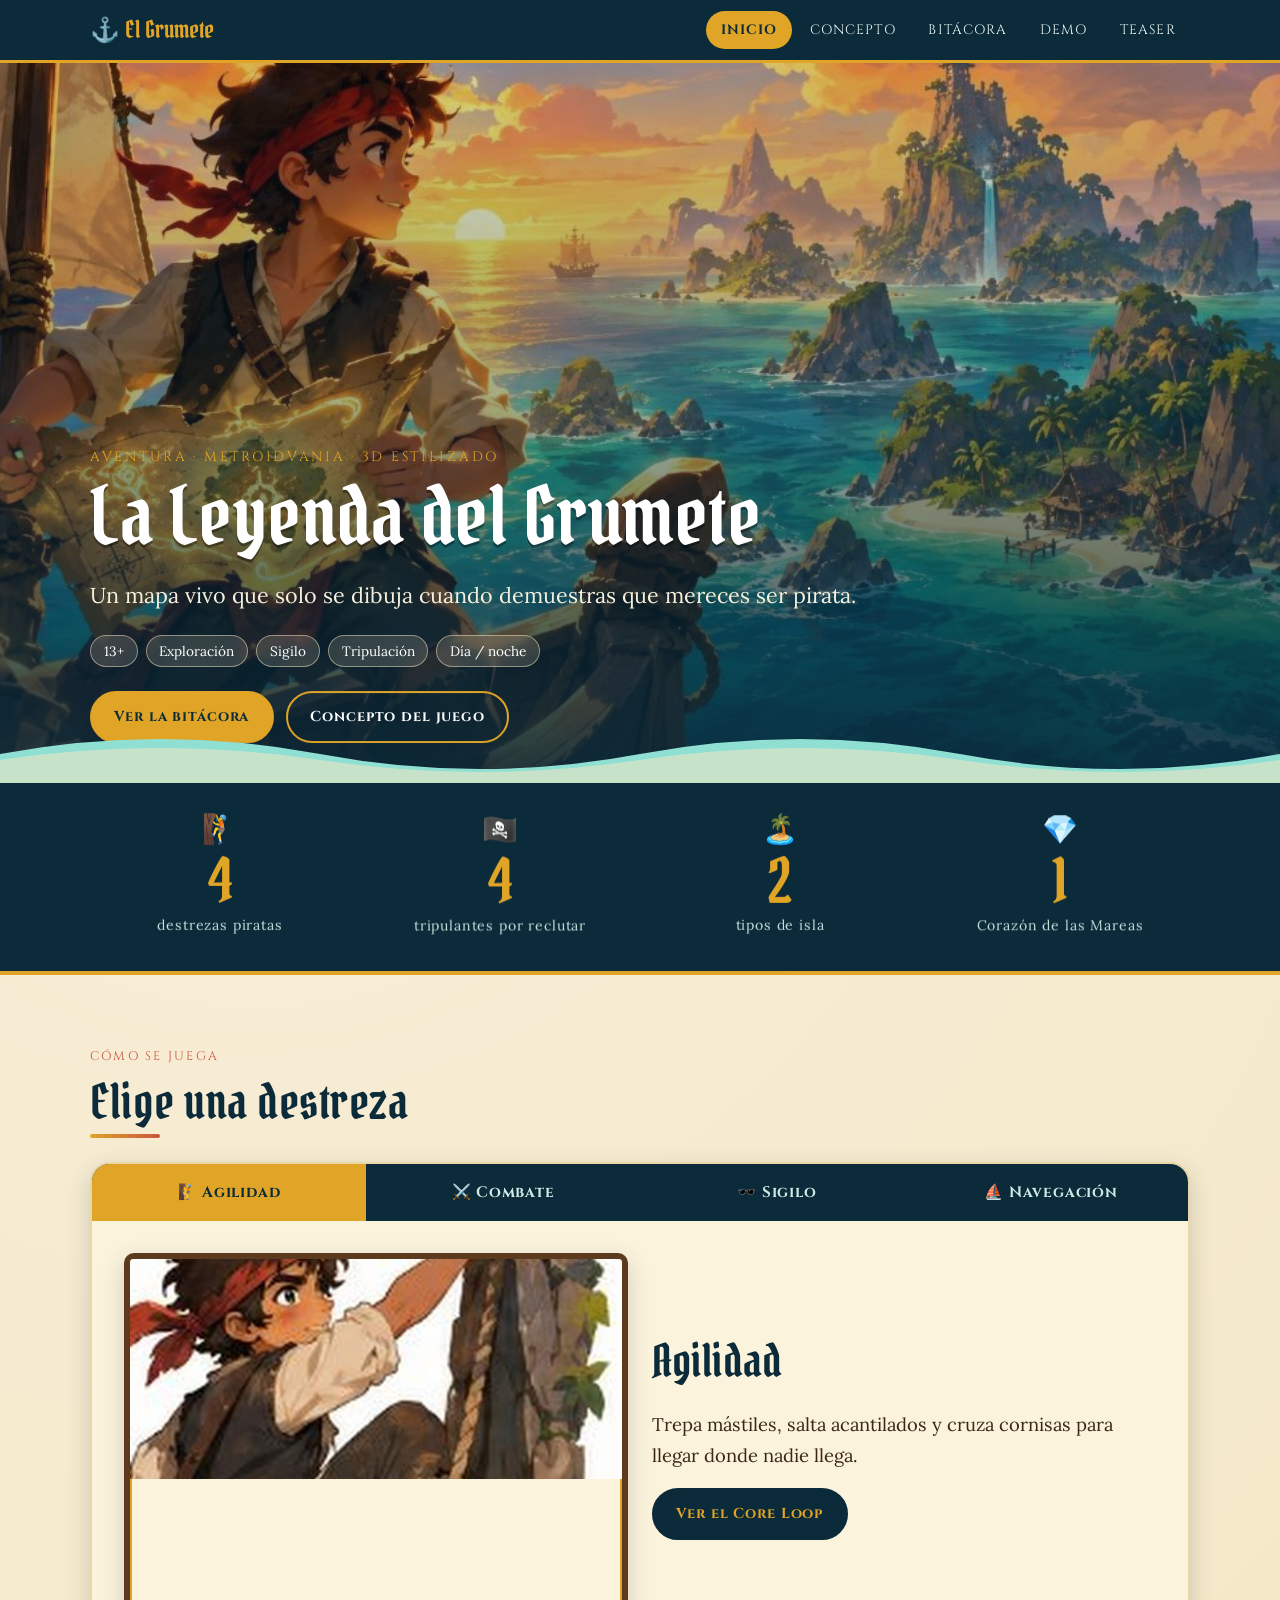
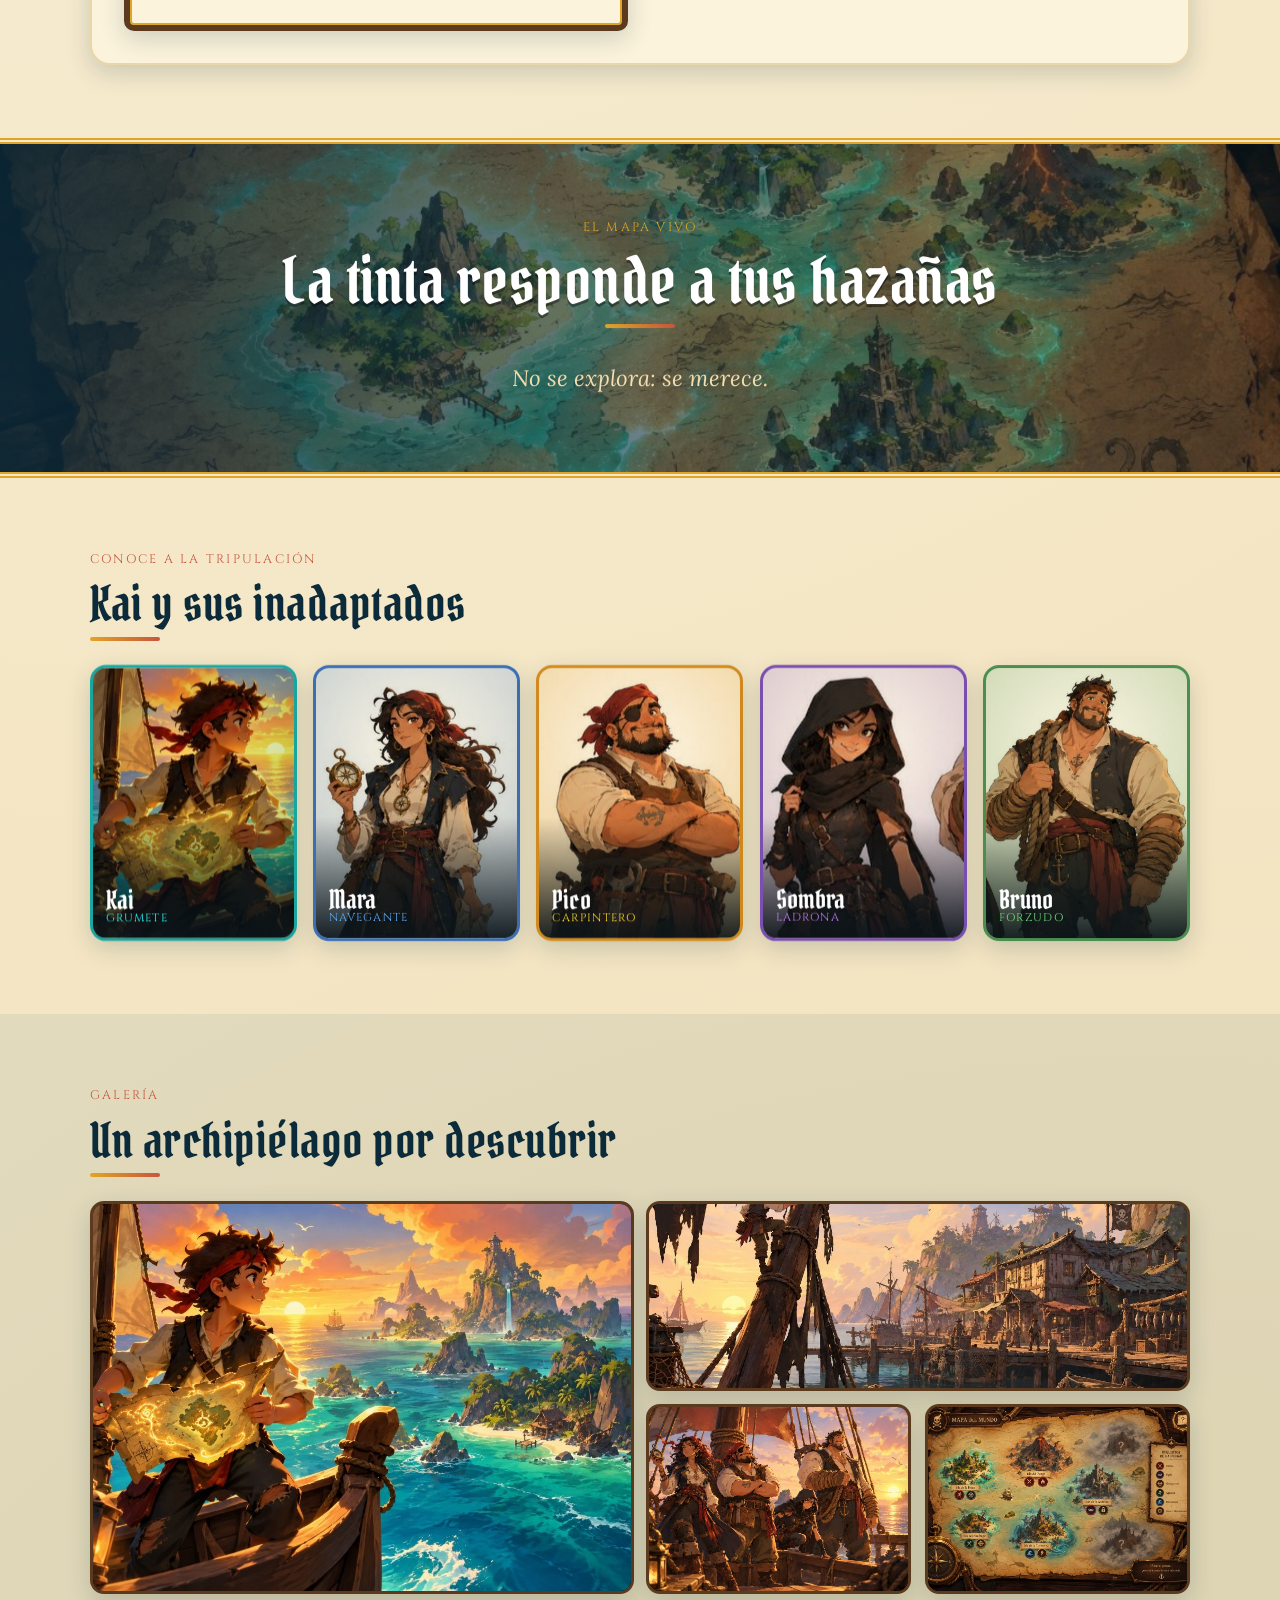
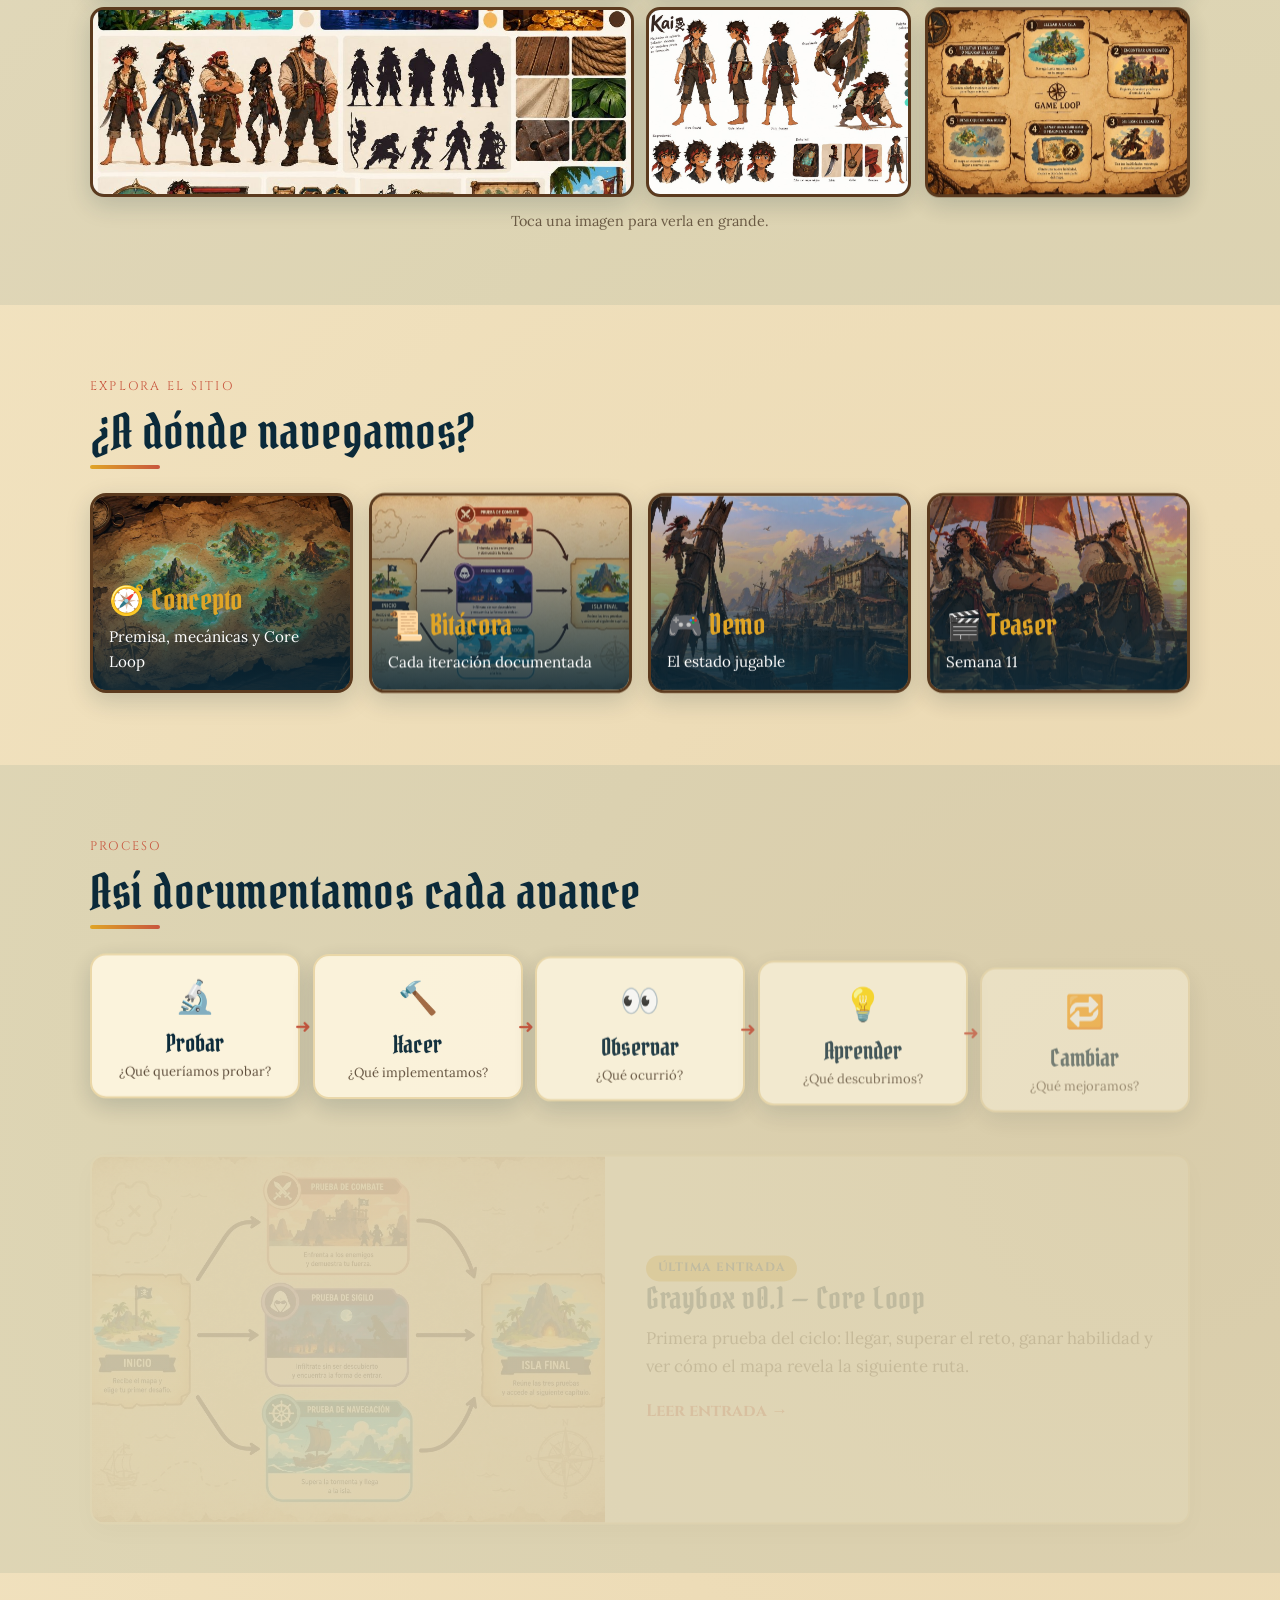
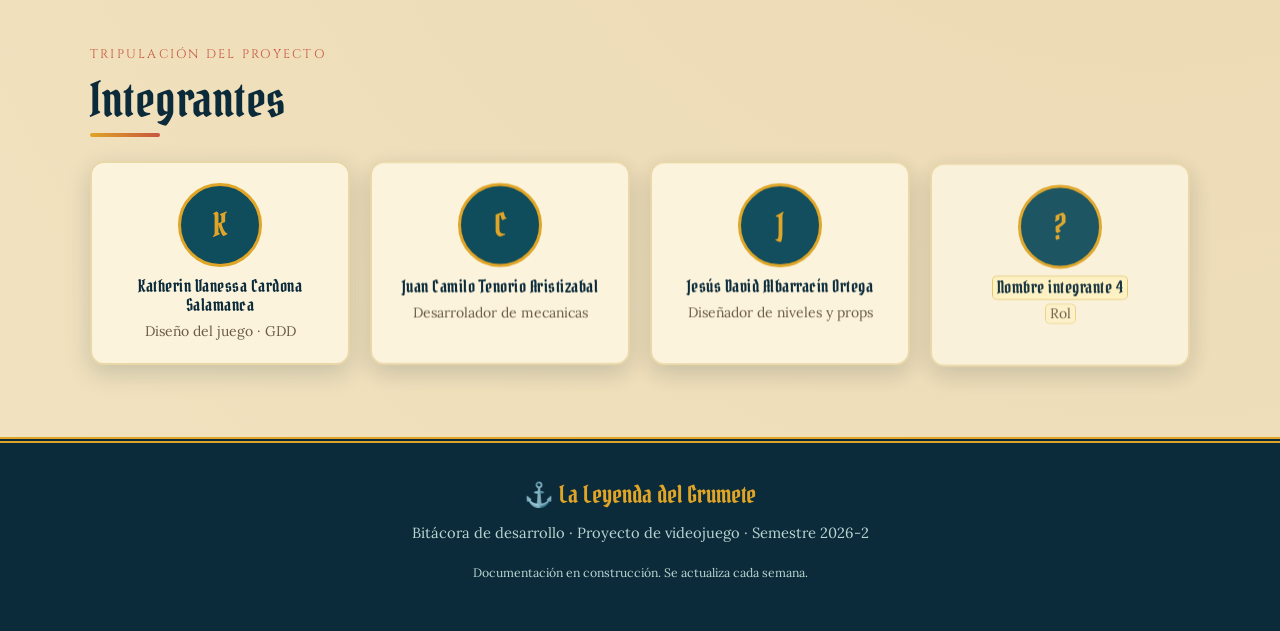
<file: grumete/index.html>
<!doctype html>
<html lang="es">

<head>
  <meta charset="utf-8">
  <meta name="viewport" content="width=device-width,initial-scale=1">
  <title>Inicio · La Leyenda del Grumete</title>
  <meta name="description"
    content="La Leyenda del Grumete: aventura y metroidvania pirata donde un mapa vivo revela islas cuando Kai demuestra su destreza.">
  <meta name="theme-color" content="#0b2a3a">
  <meta property="og:title" content="La Leyenda del Grumete">
  <meta property="og:description"
    content="La Leyenda del Grumete: aventura y metroidvania pirata donde un mapa vivo revela islas cuando Kai demuestra su destreza.">
  <meta property="og:image" content="img/hero.jpg">
  <link rel="preconnect" href="https://fonts.googleapis.com">
  <link rel="preconnect" href="https://fonts.gstatic.com" crossorigin>
  <link
    href="https://fonts.googleapis.com/css2?family=Cinzel:wght@400;700&family=Lora:ital,wght@0,400;0,600;1,400&family=Pirata+One&display=swap"
    rel="stylesheet">
  <link rel="stylesheet" href="style.css">
</head>

<body>
  <a class="sr skip" href="#main">Saltar al contenido</a>
  <header class="nav">
    <div class="wrap">
      <a class="brand" href="index.html">⚓ El Grumete</a>
      <button class="burger" aria-label="Abrir menú" aria-expanded="false" aria-controls="menu">☰</button>
      <nav aria-label="Principal">
        <ul id="menu">
          <li><a href="index.html" aria-current="page">Inicio</a></li>
          <li><a href="concepto.html">Concepto</a></li>
          <li><a href="bitacora.html">Bitácora</a></li>
          <li><a href="demo.html">Demo</a></li>
          <li><a href="teaser.html">Teaser</a></li>
        </ul>
      </nav>
    </div>
  </header>
  <main id="main">

    <section class="hero">
      <img src="img/hero.jpg"
        alt="Kai, un joven grumete, mira un mapa mágico que brilla mientras navega entre islas al atardecer">
      <div class="wrap">
        <span class="kicker">Aventura · Metroidvania · 3D estilizado</span>
        <h1>La Leyenda del Grumete</h1>
        <p class="lead">Un mapa vivo que solo se dibuja cuando demuestras que mereces ser pirata.</p>
        <ul class="tags">
          <li>13+</li>
          <li>Exploración</li>
          <li>Sigilo</li>
          <li>Tripulación</li>
          <li>Día / noche</li>
        </ul>
        <div class="btns">
          <a class="btn primary" href="bitacora.html">Ver la bitácora</a>
          <a class="btn ghost" href="concepto.html">Concepto del juego</a>
        </div>
      </div>
    </section>

    <section class="stats">
      <div class="wrap grid g4">
        <div class="stat reveal"><span class="icon">🧗</span><b data-count="4">0</b><small>destrezas piratas</small>
        </div>
        <div class="stat reveal"><span class="icon">🏴‍☠️</span><b data-count="4">0</b><small>tripulantes por
            reclutar</small></div>
        <div class="stat reveal"><span class="icon">🏝️</span><b data-count="2">0</b><small>tipos de isla</small></div>
        <div class="stat reveal"><span class="icon">💎</span><b data-count="1">0</b><small>Corazón de las Mareas</small>
        </div>
      </div>
    </section>

    <section class="block">
      <div class="wrap">
        <span class="eyebrow">Cómo se juega</span>
        <h2>Elige una destreza</h2>
        <div class="skills-tabs reveal">
          <div class="tablist" role="tablist" aria-label="Destrezas de Kai">
            <button role="tab" aria-selected="true" data-img="img/skill-agilidad.jpg" data-t="Agilidad"
              data-d="Trepa mástiles, salta acantilados y cruza cornisas para llegar donde nadie llega.">🧗
              Agilidad</button>
            <button role="tab" aria-selected="false" data-img="img/loop-3.jpg" data-t="Combate"
              data-d="Duelos de espada: lee al rival, bloquea y contraataca. Solo en islas libres.">⚔️ Combate</button>
            <button role="tab" aria-selected="false" data-img="img/skill-sigilo.jpg" data-t="Sigilo"
              data-d="Escóndete en barriles y sombras. En las islas de la Corona nunca se pelea de frente.">🕶️
              Sigilo</button>
            <button role="tab" aria-selected="false" data-img="img/loop-1.jpg" data-t="Navegación"
              data-d="Toma el timón, sigue las corrientes y llega a la siguiente isla del mapa.">⛵ Navegación</button>
          </div>
          <div class="tabpanel" role="tabpanel">
            <div class="tabimg frame"><img src="img/skill-agilidad.jpg" alt="Kai trepando"></div>
            <div class="tabtext">
              <h3>Agilidad</h3>
              <p>Trepa mástiles, salta acantilados y cruza cornisas para llegar donde nadie llega.</p><a
                class="btn dark" href="concepto.html#core-loop">Ver el Core Loop</a>
            </div>
          </div>
        </div>
      </div>
    </section>

    <section class="banner" data-parallax>
      <img src="img/mapa-vivo.jpg" alt="" loading="lazy">
      <div class="banner-in wrap reveal">
        <span class="eyebrow" style="color:var(--oro)">El mapa vivo</span>
        <h2>La tinta responde a tus hazañas</h2>
        <p>No se explora: se merece.</p>
      </div>
    </section>

    <section class="block">
      <div class="wrap">
        <span class="eyebrow">Conoce a la tripulación</span>
        <h2>Kai y sus inadaptados</h2>
        <div class="crew-strip">
          <a class="crew-chip reveal" href="concepto.html#personajes" style="--c:#1aa6a0"><img src="img/char-kai.jpg"
              alt="Kai" loading="lazy"><b>Kai</b><small>Grumete</small></a>
          <a class="crew-chip reveal" href="concepto.html#personajes" style="--c:#3b6fb5"><img src="img/char-mara.jpg"
              alt="Mara Nudos" loading="lazy"><b>Mara</b><small>Navegante</small></a>
          <a class="crew-chip reveal" href="concepto.html#personajes" style="--c:#d08a1d"><img src="img/char-pico.jpg"
              alt="Pico" loading="lazy"><b>Pico</b><small>Carpintero</small></a>
          <a class="crew-chip reveal" href="concepto.html#personajes" style="--c:#7a4fb0"><img src="img/char-sombra.jpg"
              alt="Sombra" loading="lazy"><b>Sombra</b><small>Ladrona</small></a>
          <a class="crew-chip reveal" href="concepto.html#personajes" style="--c:#4a8f4f"><img src="img/char-bruno.jpg"
              alt="Bruno" loading="lazy"><b>Bruno</b><small>Forzudo</small></a>
        </div>
      </div>
    </section>

    <section class="block" style="background:rgba(15,76,92,.08)">
      <div class="wrap">
        <span class="eyebrow">Galería</span>
        <h2>Un archipiélago por descubrir</h2>
        <div class="mosaic">
          <button class="m m1 reveal" data-full="img/hero.jpg" data-cap="Kai y el mapa vivo"><img src="img/hero.jpg"
              alt="Kai y el mapa vivo" loading="lazy"></button>
          <button class="m m2 reveal" data-full="img/nivel1-escena.jpg" data-cap="Caleta Gris: el mástil roto"><img
              src="img/nivel1-escena.jpg" alt="Caleta Gris" loading="lazy"></button>
          <button class="m reveal" data-full="img/tripulacion-barco.jpg" data-cap="La tripulación a bordo"><img
              src="img/tripulacion-barco.jpg" alt="Tripulación" loading="lazy"></button>
          <button class="m reveal" data-full="img/mapa-mundo.jpg" data-cap="Pantalla del mapa del mundo"><img
              src="img/mapa-mundo.jpg" alt="Mapa del mundo" loading="lazy"></button>
          <button class="m m3 reveal" data-full="img/estilo.jpg"
            data-cap="Moodboard: paleta, personajes y texturas"><img src="img/estilo.jpg" alt="Moodboard"
              loading="lazy"></button>
          <button class="m reveal" data-full="img/kai.jpg" data-cap="Hoja de personaje de Kai"><img src="img/kai.jpg"
              alt="Kai" loading="lazy" style="object-position:20% 30%"></button>
          <button class="m reveal" data-full="img/core-loop.jpg" data-cap="El Core Loop sobre el mapa"><img
              src="img/core-loop.jpg" alt="Core Loop" loading="lazy"></button>
        </div>
        <p class="hint">Toca una imagen para verla en grande.</p>
      </div>
    </section>

    <section class="block">
      <div class="wrap">
        <span class="eyebrow">Explora el sitio</span>
        <h2>¿A dónde navegamos?</h2>
        <div class="tiles">
          <a class="tile reveal" href="concepto.html"><img src="img/mapa-vivo.jpg" alt="" loading="lazy"><span><b>🧭
                Concepto</b>Premisa, mecánicas y Core Loop</span></a>
          <a class="tile reveal" href="bitacora.html"><img src="img/nivel1-flujo.jpg" alt="" loading="lazy"><span><b>📜
                Bitácora</b>Cada iteración documentada</span></a>
          <a class="tile reveal" href="demo.html"><img src="img/nivel1-escena.jpg" alt="" loading="lazy"><span><b>🎮
                Demo</b>El estado jugable</span></a>
          <a class="tile reveal" href="teaser.html"><img src="img/tripulacion-barco.jpg" alt=""
              loading="lazy"><span><b>🎬 Teaser</b>Semana 11</span></a>
        </div>
      </div>
    </section>

    <section class="block" style="background:rgba(15,76,92,.08)">
      <div class="wrap">
        <span class="eyebrow">Proceso</span>
        <h2>Así documentamos cada avance</h2>
        <ol class="cycle">
          <li class="reveal"><span>🔬</span><b>Probar</b><small>¿Qué queríamos probar?</small></li>
          <li class="reveal"><span>🔨</span><b>Hacer</b><small>¿Qué implementamos?</small></li>
          <li class="reveal"><span>👀</span><b>Observar</b><small>¿Qué ocurrió?</small></li>
          <li class="reveal"><span>💡</span><b>Aprender</b><small>¿Qué descubrimos?</small></li>
          <li class="reveal"><span>🔁</span><b>Cambiar</b><small>¿Qué mejoramos?</small></li>
        </ol>
        <a class="card latest reveal" href="bitacora.html#v0-1">
          <img src="img/nivel1-flujo.jpg" alt="" loading="lazy">
          <div><span class="chip warn">Última entrada</span>
            <h3>Graybox v0.1 — Core Loop</h3>
            <p>Primera prueba del ciclo: llegar, superar el reto, ganar habilidad y ver cómo el mapa revela la siguiente
              ruta.</p><span class="more">Leer entrada →</span>
          </div>
        </a>
      </div>
    </section>

    <section class="block">
      <div class="wrap">
        <span class="eyebrow">Tripulación del proyecto</span>
        <h2>Integrantes</h2>
        <div class="grid g4">
          <div class="card member reveal">
            <div class="avatar">K</div>
            <h4>Katherin Vanessa Cardona Salamanca</h4><small>Diseño del juego · GDD</small>
          </div>
          <div class="card member reveal">
            <div class="avatar">C</div>
            <h4>Juan Camilo Tenorio Aristizabal</h4><small>Desarrolador de mecanicas</small>
          </div>
          <div class="card member reveal">
            <div class="avatar">J</div>
            <h4>Jesús David Albarracín Ortega</h4><small>Diseñador de niveles y props</small>
          </div>
          <div class="card member reveal">
            <div class="avatar">?</div>
            <h4><span class="todo">Nombre integrante 4</span></h4><small><span class="todo">Rol</span></small>
          </div>
        </div>
      </div>
    </section>

  </main>
  <footer>
    <div class="wrap">
      <a class="brand" href="index.html">⚓ La Leyenda del Grumete</a>
      <p>Bitácora de desarrollo · Proyecto de videojuego · Semestre 2026-2</p>
      <p><small>Documentación en construcción. Se actualiza cada semana.</small></p>
    </div>
  </footer>
  <script src="js/anime.min.js" defer></script>
  <script src="app.js" defer></script>
</body>

</html>
</file>
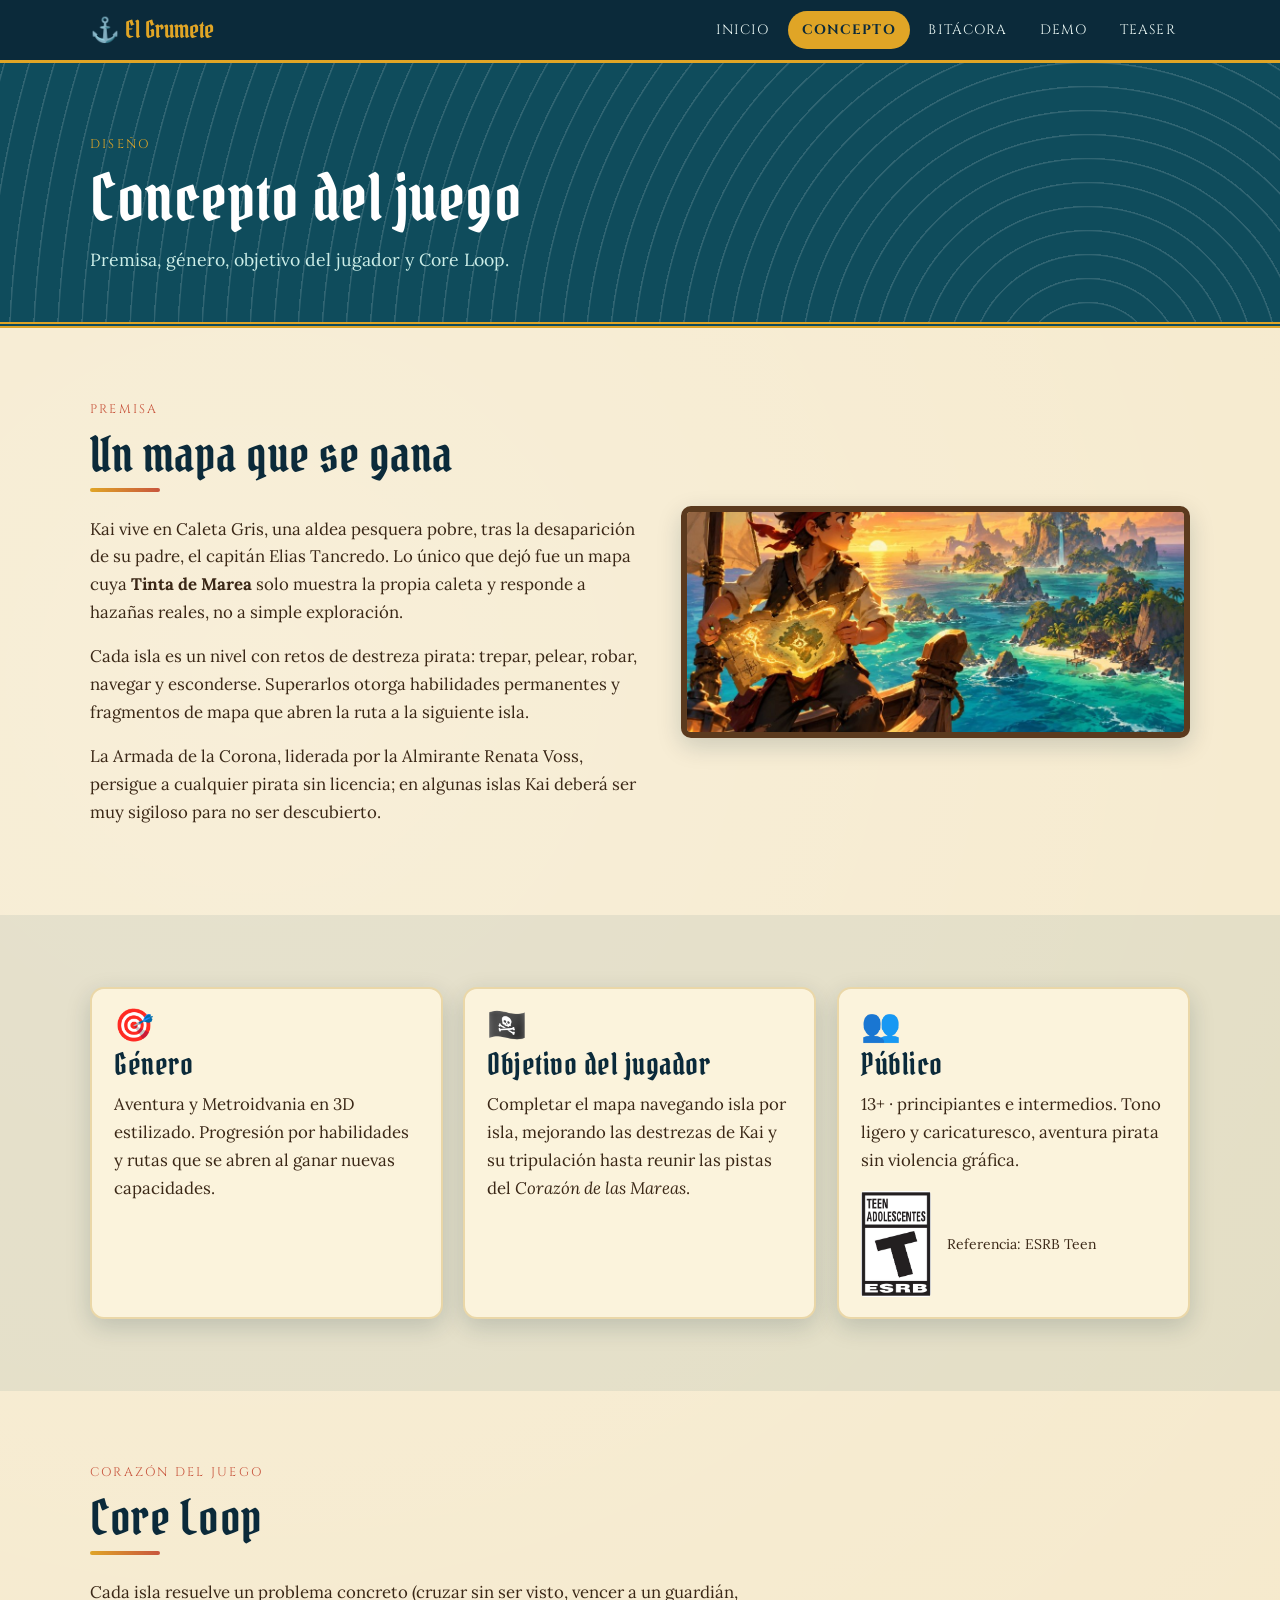
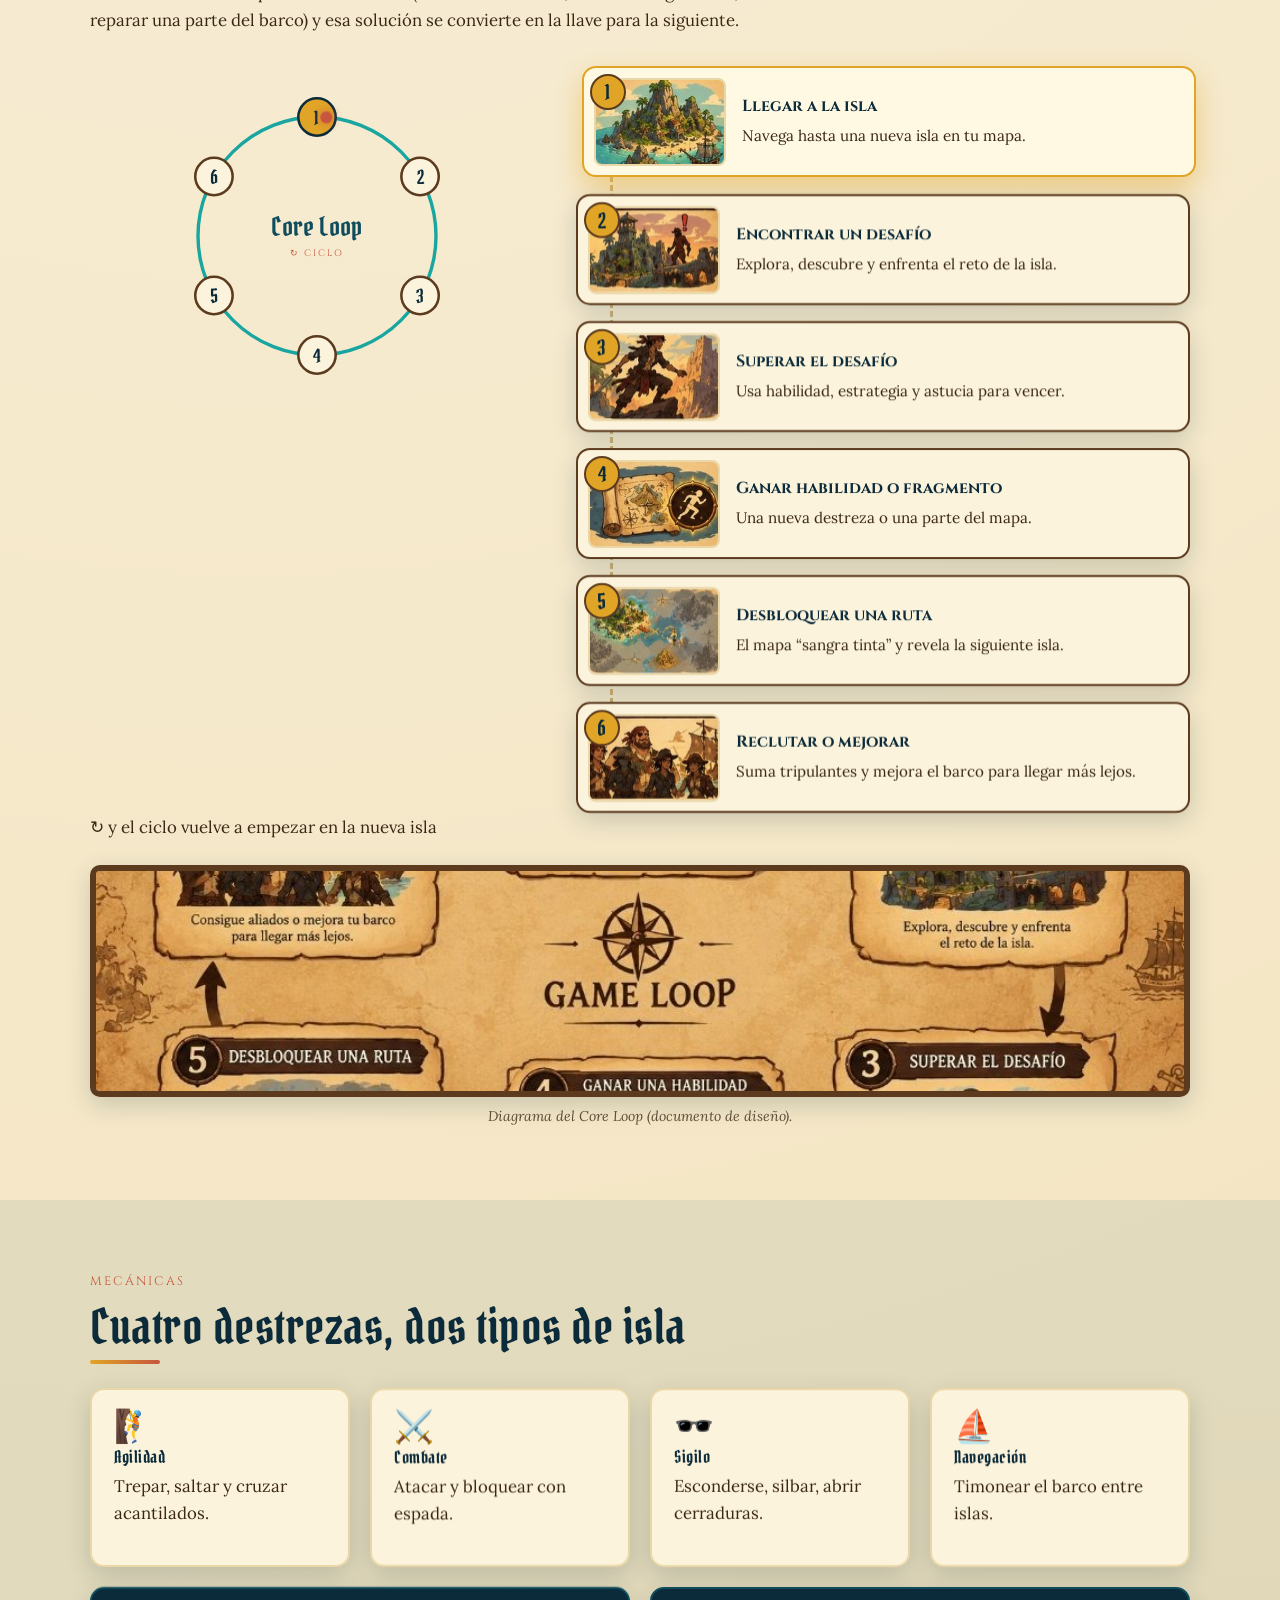
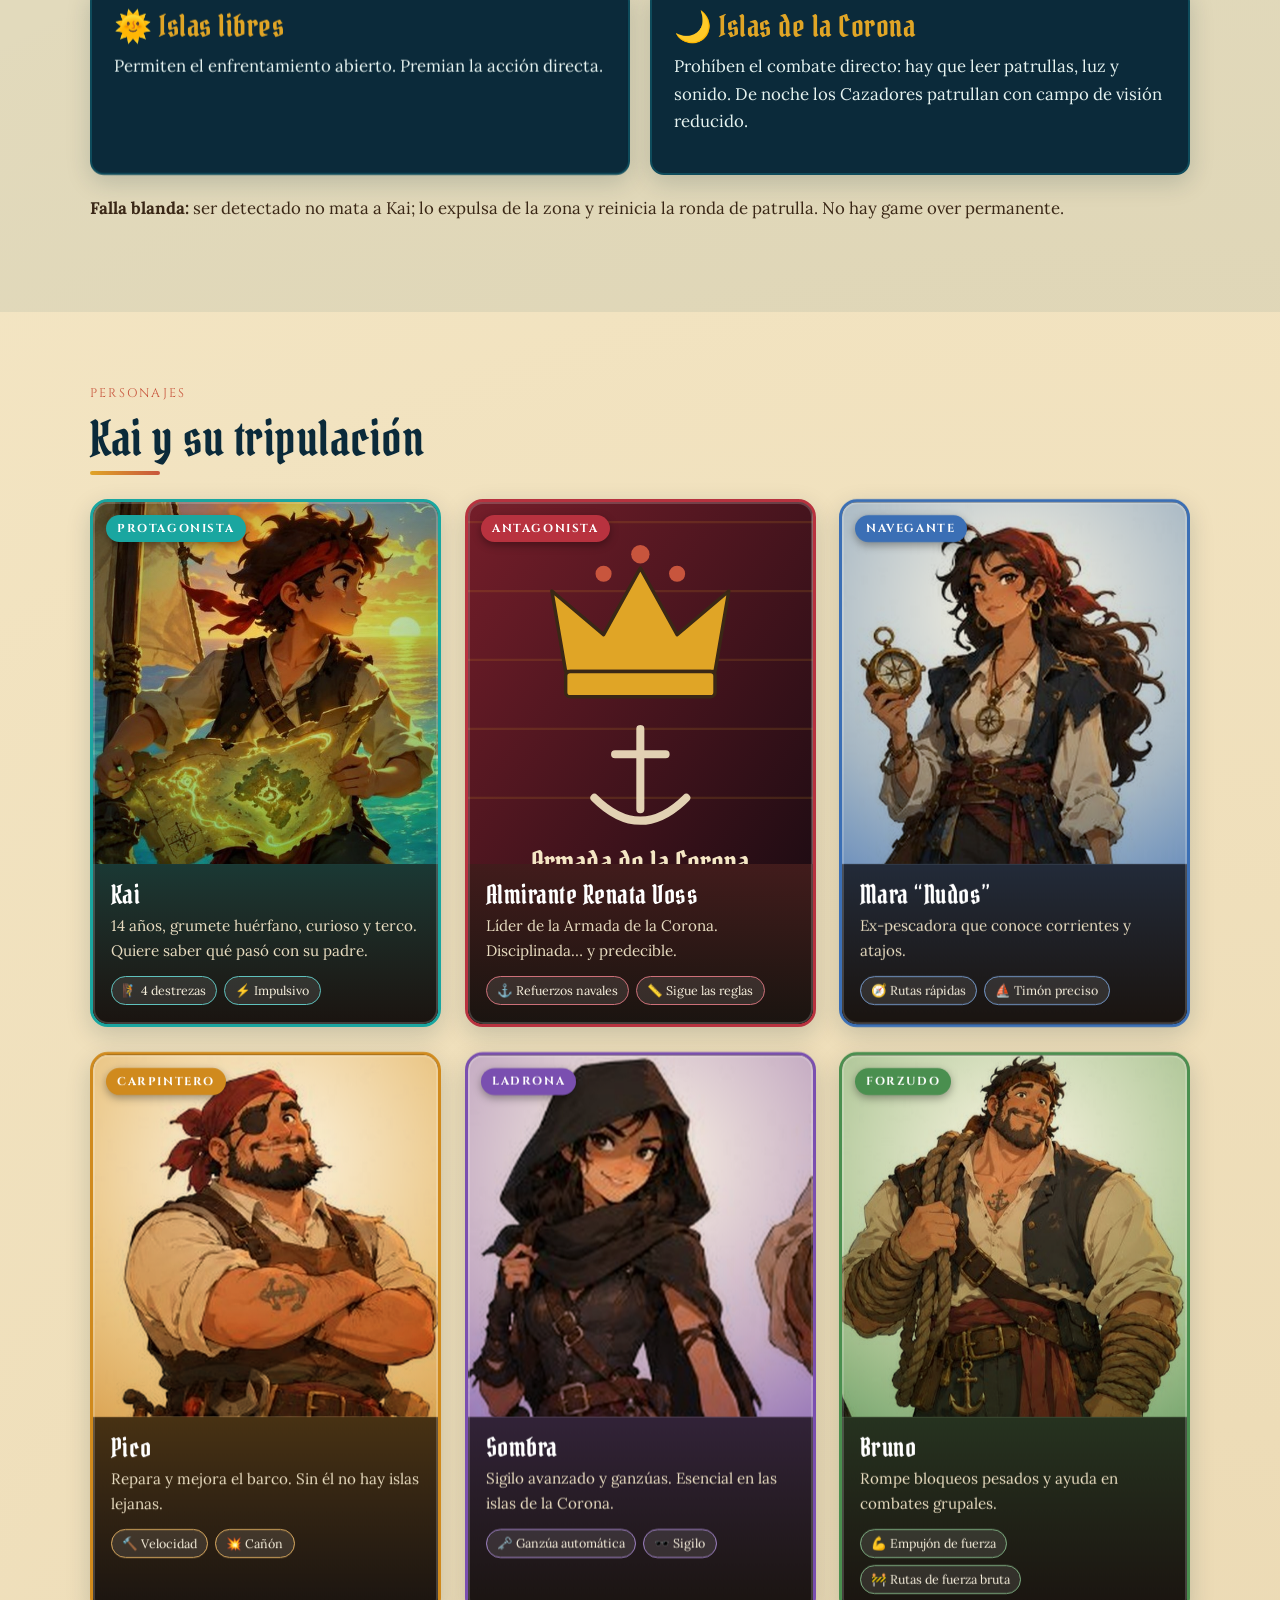
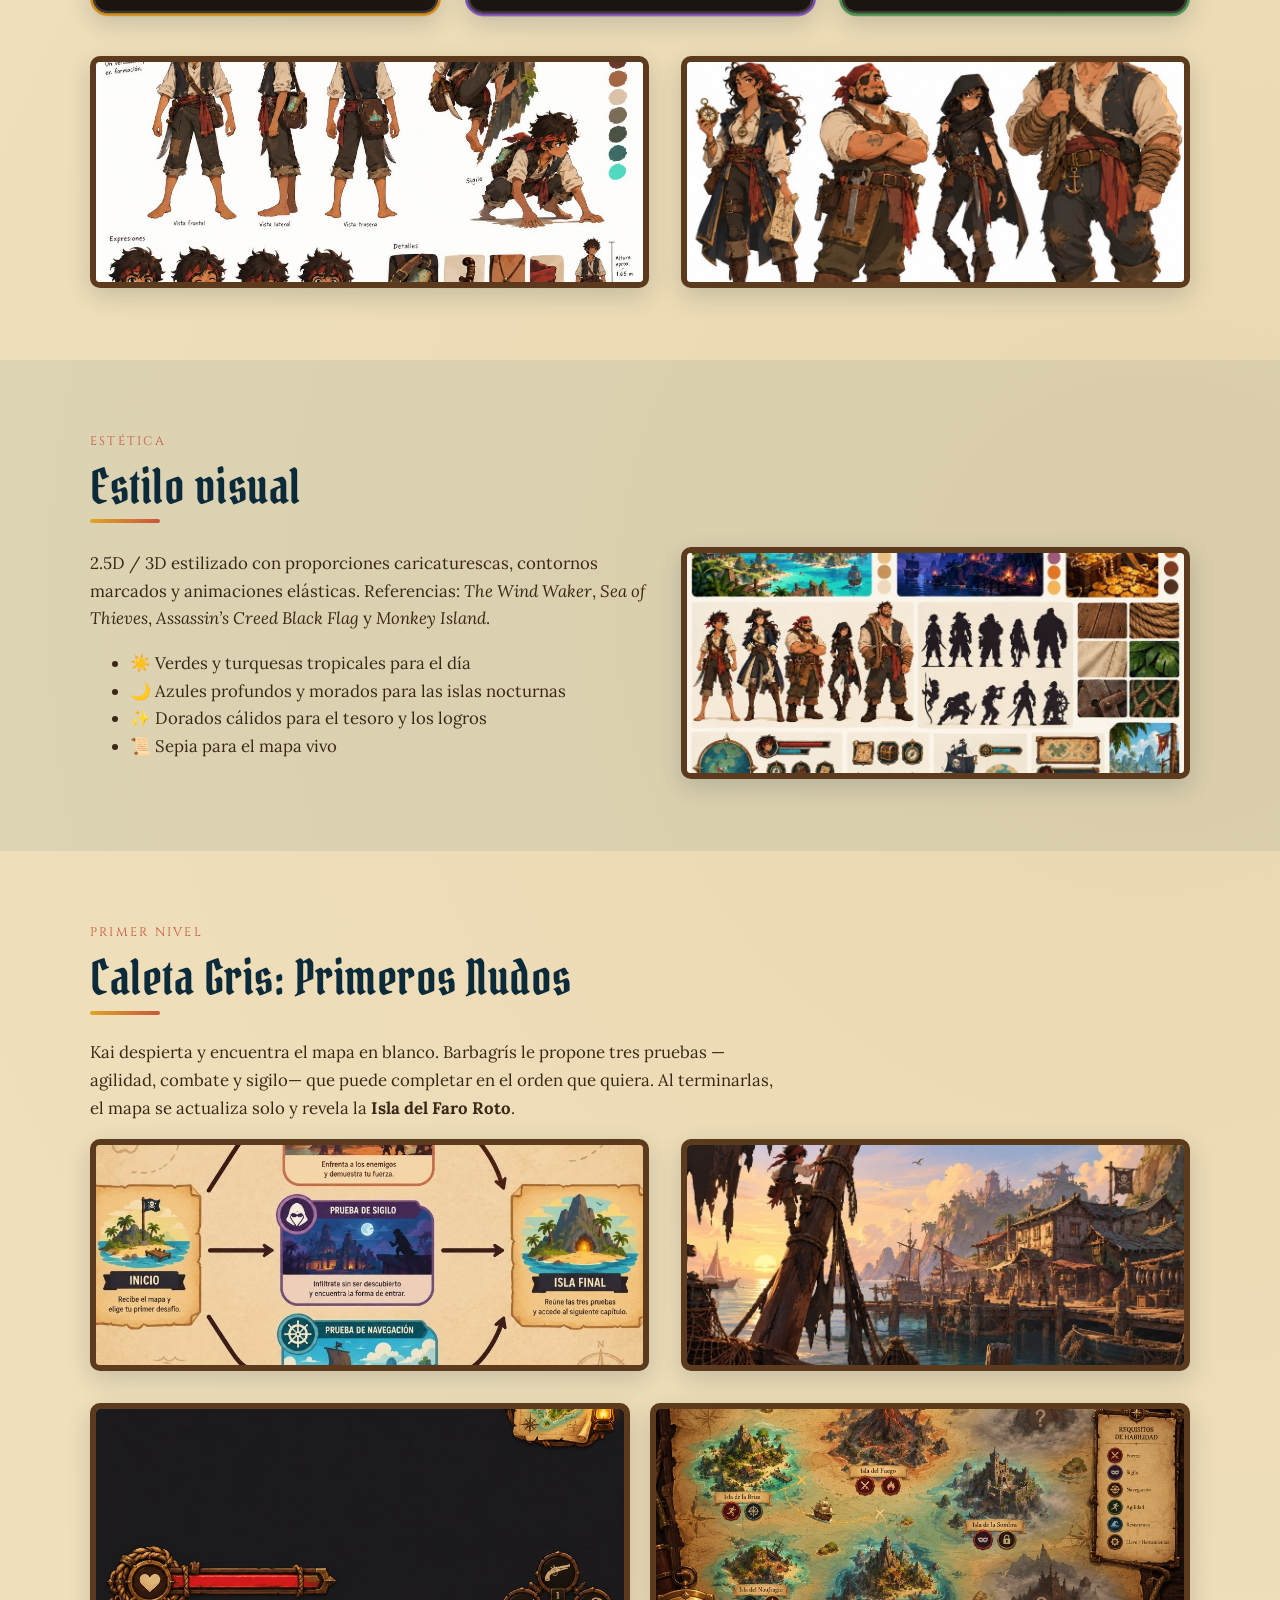
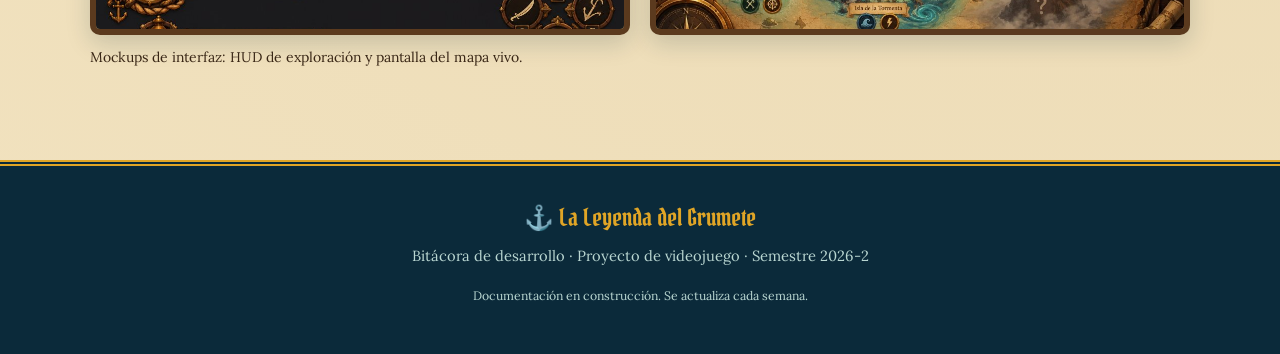
<file: grumete/concepto.html>
<!doctype html>
<html lang="es">
<head>
<meta charset="utf-8">
<meta name="viewport" content="width=device-width,initial-scale=1">
<title>Concepto del juego · La Leyenda del Grumete</title>
<meta name="description" content="Premisa, género, objetivo del jugador y Core Loop de La Leyenda del Grumete.">
<meta name="theme-color" content="#0b2a3a">
<meta property="og:title" content="La Leyenda del Grumete">
<meta property="og:description" content="Premisa, género, objetivo del jugador y Core Loop de La Leyenda del Grumete.">
<meta property="og:image" content="img/hero.jpg">
<link rel="preconnect" href="https://fonts.googleapis.com">
<link rel="preconnect" href="https://fonts.gstatic.com" crossorigin>
<link href="https://fonts.googleapis.com/css2?family=Cinzel:wght@400;700&family=Lora:ital,wght@0,400;0,600;1,400&family=Pirata+One&display=swap" rel="stylesheet">
<link rel="stylesheet" href="style.css">
</head>
<body>
<a class="sr skip" href="#main">Saltar al contenido</a>
<header class="nav">
  <div class="wrap">
    <a class="brand" href="index.html">⚓ El Grumete</a>
    <button class="burger" aria-label="Abrir menú" aria-expanded="false" aria-controls="menu">☰</button>
    <nav aria-label="Principal"><ul id="menu"><li><a href="index.html">Inicio</a></li><li><a href="concepto.html" aria-current="page">Concepto</a></li><li><a href="bitacora.html">Bitácora</a></li><li><a href="demo.html">Demo</a></li><li><a href="teaser.html">Teaser</a></li></ul></nav>
  </div>
</header>
<main id="main">
<div class="page-head"><div class="wrap"><span class="eyebrow">Diseño</span><h1>Concepto del juego</h1><p>Premisa, género, objetivo del jugador y Core Loop.</p></div></div>
<section class="block">
  <div class="wrap split">
    <div class="reveal">
      <span class="eyebrow">Premisa</span>
      <h2>Un mapa que se gana</h2>
      <p>Kai vive en Caleta Gris, una aldea pesquera pobre, tras la desaparición de su padre, el capitán Elias Tancredo. Lo único que dejó fue un mapa cuya <strong>Tinta de Marea</strong> solo muestra la propia caleta y responde a hazañas reales, no a simple exploración.</p>
      <p>Cada isla es un nivel con retos de destreza pirata: trepar, pelear, robar, navegar y esconderse. Superarlos otorga habilidades permanentes y fragmentos de mapa que abren la ruta a la siguiente isla.</p>
      <p>La Armada de la Corona, liderada por la Almirante Renata Voss, persigue a cualquier pirata sin licencia; en algunas islas Kai deberá ser muy sigiloso para no ser descubierto.</p>
    </div>
    <figure class="reveal frame"><img src="img/hero.jpg" alt="Kai con su mapa vivo a bordo de un barco" loading="lazy"></figure>
  </div>
</section>

<section class="block" style="background:rgba(15,76,92,.08)">
  <div class="wrap">
    <div class="grid g3">
      <div class="card reveal"><span class="icon">🎯</span><h3>Género</h3><p>Aventura y Metroidvania en 3D estilizado. Progresión por habilidades y rutas que se abren al ganar nuevas capacidades.</p></div>
      <div class="card reveal"><span class="icon">🏴‍☠️</span><h3>Objetivo del jugador</h3><p>Completar el mapa navegando isla por isla, mejorando las destrezas de Kai y su tripulación hasta reunir las pistas del <em>Corazón de las Mareas</em>.</p></div>
      <div class="card reveal"><span class="icon">👥</span><h3>Público</h3><p>13+ · principiantes e intermedios. Tono ligero y caricaturesco, aventura pirata sin violencia gráfica.</p>
        <div class="esrb-row"><img class="esrb" src="img/esrb.jpg" alt="Clasificación ESRB Teen" loading="lazy"><small>Referencia: ESRB Teen</small></div></div>
    </div>
  </div>
</section>

<section class="block" id="core-loop">
  <div class="wrap">
    <span class="eyebrow">Corazón del juego</span>
    <h2>Core Loop</h2>
    <p style="max-width:70ch">Cada isla resuelve un problema concreto (cruzar sin ser visto, vencer a un guardián, reparar una parte del barco) y esa solución se convierte en la llave para la siguiente.</p>
    <div class="loop-layout" style="margin-top:2rem">
    <ol class="loop">
      <li class="reveal"><img src="img/loop-1.jpg" alt="Isla con un barco llegando" loading="lazy"><div><b>Llegar a la isla</b><span>Navega hasta una nueva isla en tu mapa.</span></div></li>
      <li class="reveal"><img src="img/loop-2.jpg" alt="Fortaleza con un guardia" loading="lazy"><div><b>Encontrar un desafío</b><span>Explora, descubre y enfrenta el reto de la isla.</span></div></li>
      <li class="reveal"><img src="img/loop-3.jpg" alt="Kai peleando sobre una roca" loading="lazy"><div><b>Superar el desafío</b><span>Usa habilidad, estrategia y astucia para vencer.</span></div></li>
      <li class="reveal"><img src="img/loop-4.jpg" alt="Fragmento de mapa y habilidad" loading="lazy"><div><b>Ganar habilidad o fragmento</b><span>Una nueva destreza o una parte del mapa.</span></div></li>
      <li class="reveal"><img src="img/loop-5.jpg" alt="El mapa revela nuevas islas" loading="lazy"><div><b>Desbloquear una ruta</b><span>El mapa “sangra tinta” y revela la siguiente isla.</span></div></li>
      <li class="reveal"><img src="img/loop-6.jpg" alt="La tripulación junto al barco" loading="lazy"><div><b>Reclutar o mejorar</b><span>Suma tripulantes y mejora el barco para llegar más lejos.</span></div></li>
    </ol>
    </div>
    <p class="loop-back">↻ y el ciclo vuelve a empezar en la nueva isla</p>
    <figure class="frame reveal" style="margin-top:1.5rem"><img src="img/core-loop.jpg" alt="Ilustración del Core Loop en seis pasos sobre un pergamino" loading="lazy"></figure>
    <figcaption>Diagrama del Core Loop (documento de diseño).</figcaption>
  </div>
</section>

<section class="block" style="background:rgba(15,76,92,.08)">
  <div class="wrap">
    <span class="eyebrow">Mecánicas</span>
    <h2>Cuatro destrezas, dos tipos de isla</h2>
    <div class="grid g4">
      <div class="card reveal"><span class="icon">🧗</span><h4>Agilidad</h4><p>Trepar, saltar y cruzar acantilados.</p></div>
      <div class="card reveal"><span class="icon">⚔️</span><h4>Combate</h4><p>Atacar y bloquear con espada.</p></div>
      <div class="card reveal"><span class="icon">🕶️</span><h4>Sigilo</h4><p>Esconderse, silbar, abrir cerraduras.</p></div>
      <div class="card reveal"><span class="icon">⛵</span><h4>Navegación</h4><p>Timonear el barco entre islas.</p></div>
    </div>
    <div class="grid g2" style="margin-top:1.25rem">
      <div class="card dark reveal"><h3>🌞 Islas libres</h3><p>Permiten el enfrentamiento abierto. Premian la acción directa.</p></div>
      <div class="card dark reveal"><h3>🌙 Islas de la Corona</h3><p>Prohíben el combate directo: hay que leer patrullas, luz y sonido. De noche los Cazadores patrullan con campo de visión reducido.</p></div>
    </div>
    <p style="margin-top:1.25rem"><strong>Falla blanda:</strong> ser detectado no mata a Kai; lo expulsa de la zona y reinicia la ronda de patrulla. No hay game over permanente.</p>
  </div>
</section>

<section class="block" id="personajes">
  <div class="wrap">
    <span class="eyebrow">Personajes</span>
    <h2>Kai y su tripulación</h2>
    <div class="chars">
      <article class="char reveal" style="--c:#1aa6a0">
        <div class="char-art"><img src="img/char-kai.jpg" alt="Kai" loading="lazy"><span class="char-role">Protagonista</span></div>
        <div class="char-body"><h4>Kai</h4><p>14 años, grumete huérfano, curioso y terco. Quiere saber qué pasó con su padre.</p><ul class="chips"><li>🧗 4 destrezas</li><li>⚡ Impulsivo</li></ul></div>
      </article>
      <article class="char reveal" style="--c:#b8323f">
        <div class="char-art"><svg viewBox="0 0 300 400" class="voss" preserveAspectRatio="xMidYMid slice" role="img" aria-label="Emblema de la Armada de la Corona"><defs><linearGradient id="vg" x1="0" y1="0" x2="1" y2="1"><stop offset="0" stop-color="#7a1f2b"/><stop offset="1" stop-color="#1b0b12"/></linearGradient></defs><rect width="300" height="400" fill="url(#vg)"/><g opacity=".14" stroke="#e0a526" stroke-width="2"><path d="M0 60h300M0 120h300M0 180h300M0 240h300M0 300h300M0 360h300"/></g><g fill="#e0a526" stroke="#3a2716" stroke-width="3" stroke-linejoin="round"><path d="M85 190l-12-70 45 38 32-58 32 58 45-38-12 70z"/><rect x="85" y="190" width="130" height="22" rx="4"/></g><g fill="#c8553d"><circle cx="118" cy="105" r="7"/><circle cx="150" cy="88" r="8"/><circle cx="182" cy="105" r="7"/></g><g stroke="#f4e6c4" stroke-width="7" stroke-linecap="round" fill="none" opacity=".9"><path d="M150 240v70M128 262h44M110 300q40 40 80 0"/></g><text x="150" y="365" text-anchor="middle" font-family="Pirata One,serif" font-size="26" fill="#f4e6c4">Armada de la Corona</text></svg><span class="char-role">Antagonista</span></div>
        <div class="char-body"><h4>Almirante Renata Voss</h4><p>Líder de la Armada de la Corona. Disciplinada… y predecible.</p><ul class="chips"><li>⚓ Refuerzos navales</li><li>📏 Sigue las reglas</li></ul></div>
      </article>
      <article class="char reveal" style="--c:#3b6fb5">
        <div class="char-art"><img src="img/char-mara.jpg" alt="Mara" loading="lazy"><span class="char-role">Navegante</span></div>
        <div class="char-body"><h4>Mara “Nudos”</h4><p>Ex-pescadora que conoce corrientes y atajos.</p><ul class="chips"><li>🧭 Rutas rápidas</li><li>⛵ Timón preciso</li></ul></div>
      </article>
      <article class="char reveal" style="--c:#d08a1d">
        <div class="char-art"><img src="img/char-pico.jpg" alt="Pico" loading="lazy"><span class="char-role">Carpintero</span></div>
        <div class="char-body"><h4>Pico</h4><p>Repara y mejora el barco. Sin él no hay islas lejanas.</p><ul class="chips"><li>🔨 Velocidad</li><li>💥 Cañón</li></ul></div>
      </article>
      <article class="char reveal" style="--c:#7a4fb0">
        <div class="char-art"><img src="img/char-sombra.jpg" alt="Sombra" loading="lazy"><span class="char-role">Ladrona</span></div>
        <div class="char-body"><h4>Sombra</h4><p>Sigilo avanzado y ganzúas. Esencial en las islas de la Corona.</p><ul class="chips"><li>🗝️ Ganzúa automática</li><li>🕶️ Sigilo</li></ul></div>
      </article>
      <article class="char reveal" style="--c:#4a8f4f">
        <div class="char-art"><img src="img/char-bruno.jpg" alt="Bruno" loading="lazy"><span class="char-role">Forzudo</span></div>
        <div class="char-body"><h4>Bruno</h4><p>Rompe bloqueos pesados y ayuda en combates grupales.</p><ul class="chips"><li>💪 Empujón de fuerza</li><li>🚧 Rutas de fuerza bruta</li></ul></div>
      </article>
    </div>
    <div class="split" style="margin-top:2.5rem">
      <figure class="frame reveal"><img src="img/kai.jpg" alt="Hoja de personaje de Kai con vistas, expresiones y objetos" loading="lazy"></figure>
      <figure class="frame reveal"><img src="img/tripulacion.jpg" alt="Lineup de la tripulación: Mara, Pico, Sombra y Bruno" loading="lazy"></figure>
    </div>
  </div>
</section>

<section class="block" style="background:rgba(15,76,92,.08)">
  <div class="wrap">
    <span class="eyebrow">Estética</span>
    <h2>Estilo visual</h2>
    <div class="split">
      <div class="reveal">
        <p>2.5D / 3D estilizado con proporciones caricaturescas, contornos marcados y animaciones elásticas. Referencias: <em>The Wind Waker</em>, <em>Sea of Thieves</em>, <em>Assassin’s Creed Black Flag</em> y <em>Monkey Island</em>.</p>
        <ul><li>☀️ Verdes y turquesas tropicales para el día</li><li>🌙 Azules profundos y morados para las islas nocturnas</li><li>✨ Dorados cálidos para el tesoro y los logros</li><li>📜 Sepia para el mapa vivo</li></ul>
      </div>
      <figure class="frame reveal"><img src="img/estilo.jpg" alt="Moodboard con paleta, personajes, iconos y texturas" loading="lazy"></figure>
    </div>
  </div>
</section>

<section class="block">
  <div class="wrap">
    <span class="eyebrow">Primer nivel</span>
    <h2>Caleta Gris: Primeros Nudos</h2>
    <p style="max-width:70ch">Kai despierta y encuentra el mapa en blanco. Barbagrís le propone tres pruebas —agilidad, combate y sigilo— que puede completar en el orden que quiera. Al terminarlas, el mapa se actualiza solo y revela la <strong>Isla del Faro Roto</strong>.</p>
    <div class="split">
      <figure class="frame reveal"><img src="img/nivel1-flujo.jpg" alt="Diagrama de flujo del nivel 1 con tres pruebas" loading="lazy"></figure>
      <figure class="frame reveal"><img src="img/nivel1-escena.jpg" alt="Escena del muelle de Caleta Gris con el mástil roto" loading="lazy"></figure>
    </div>
    <div class="grid g2" style="margin-top:2rem">
      <figure class="frame reveal"><img src="img/hud.jpg" alt="Mockup del HUD de exploración" loading="lazy"></figure>
      <figure class="frame reveal"><img src="img/mapa-mundo.jpg" alt="Mockup de la pantalla de mapa del mundo con requisitos de destreza" loading="lazy"></figure>
    </div>
    <p style="margin-top:.5rem"><small>Mockups de interfaz: HUD de exploración y pantalla del mapa vivo.</small></p>
  </div>
</section>

</main>
<footer>
  <div class="wrap">
    <a class="brand" href="index.html">⚓ La Leyenda del Grumete</a>
    <p>Bitácora de desarrollo · Proyecto de videojuego · Semestre 2026-2</p>
    <p><small>Documentación en construcción. Se actualiza cada semana.</small></p>
  </div>
</footer>
<script src="js/anime.min.js" defer></script>
<script src="app.js" defer></script>
</body>
</html>
</file>
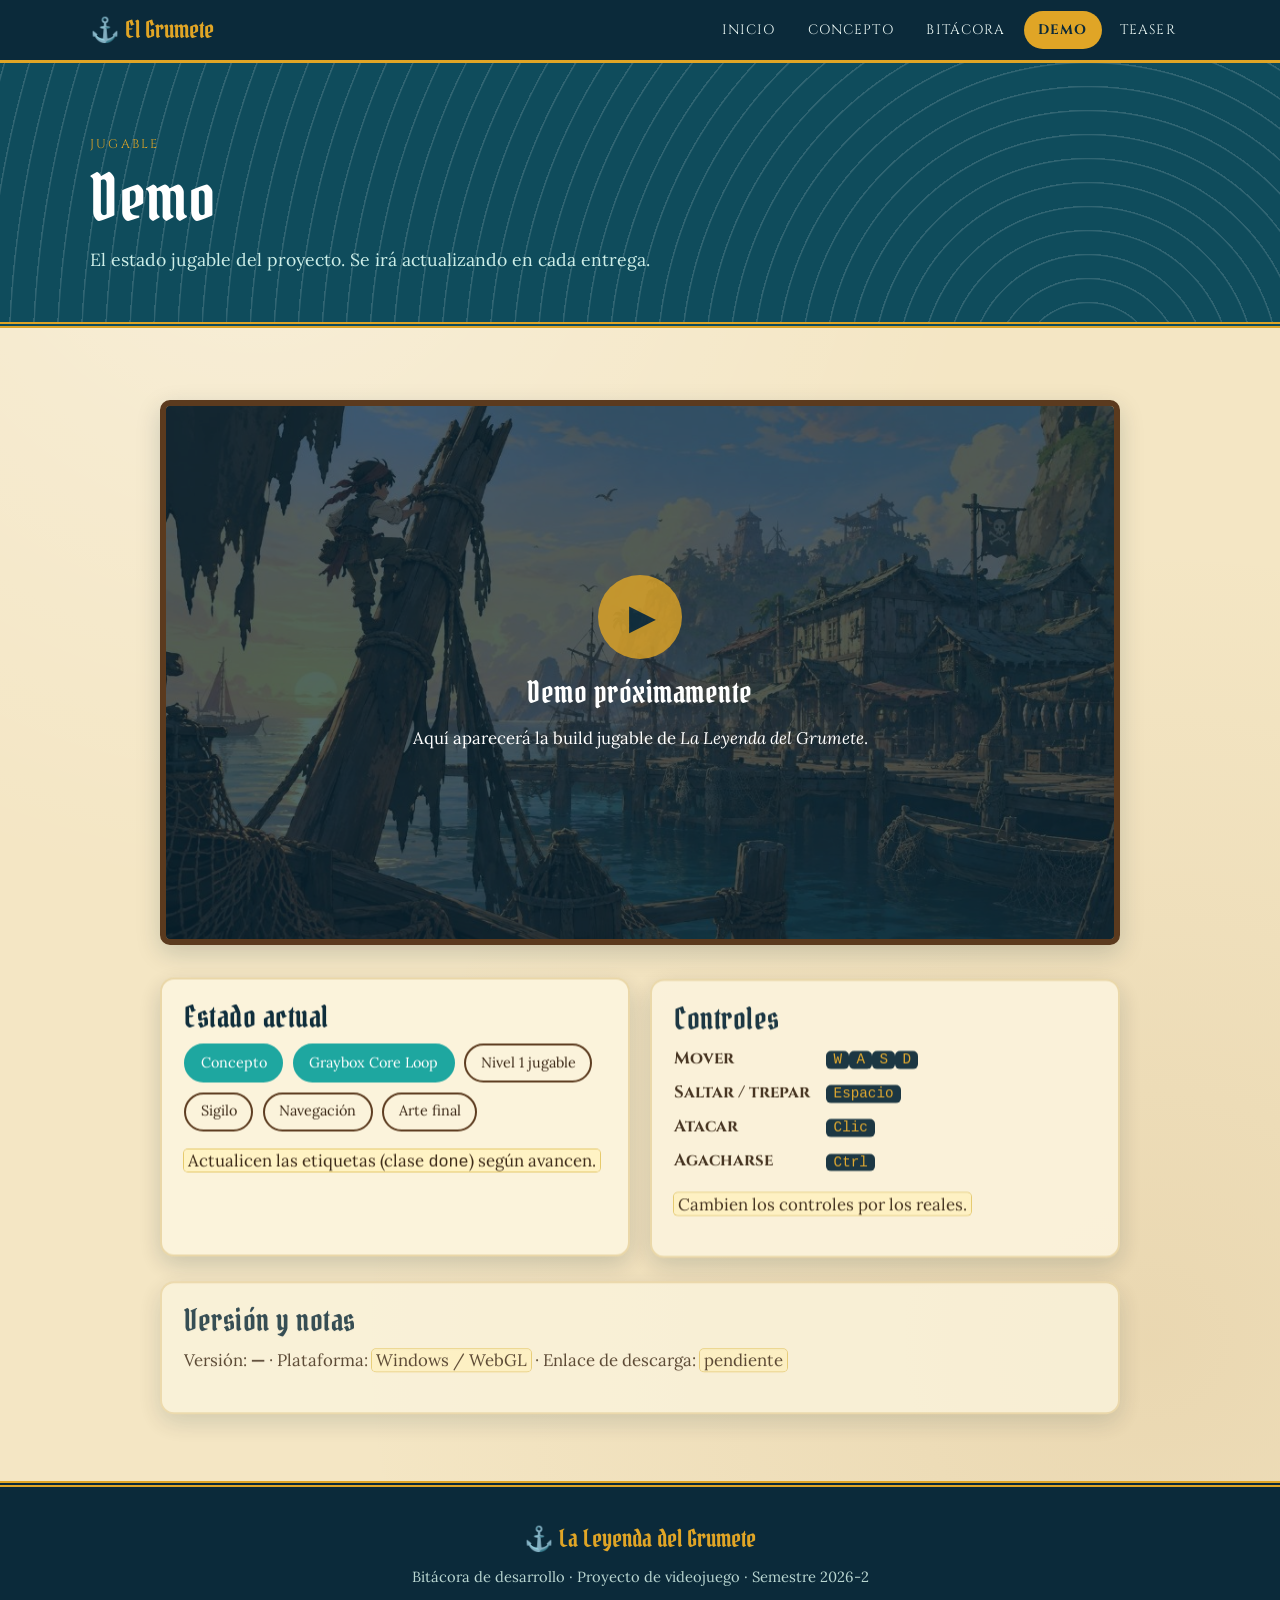
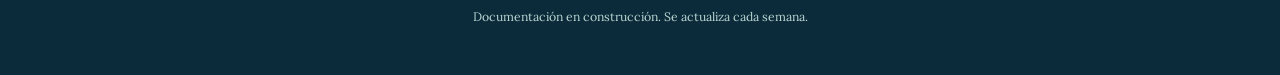
<file: grumete/demo.html>
<!doctype html>
<html lang="es">
<head>
<meta charset="utf-8">
<meta name="viewport" content="width=device-width,initial-scale=1">
<title>Demo · La Leyenda del Grumete</title>
<meta name="description" content="Demo jugable de La Leyenda del Grumete.">
<meta name="theme-color" content="#0b2a3a">
<meta property="og:title" content="La Leyenda del Grumete">
<meta property="og:description" content="Demo jugable de La Leyenda del Grumete.">
<meta property="og:image" content="img/hero.jpg">
<link rel="preconnect" href="https://fonts.googleapis.com">
<link rel="preconnect" href="https://fonts.gstatic.com" crossorigin>
<link href="https://fonts.googleapis.com/css2?family=Cinzel:wght@400;700&family=Lora:ital,wght@0,400;0,600;1,400&family=Pirata+One&display=swap" rel="stylesheet">
<link rel="stylesheet" href="style.css">
</head>
<body>
<a class="sr skip" href="#main">Saltar al contenido</a>
<header class="nav">
  <div class="wrap">
    <a class="brand" href="index.html">⚓ El Grumete</a>
    <button class="burger" aria-label="Abrir menú" aria-expanded="false" aria-controls="menu">☰</button>
    <nav aria-label="Principal"><ul id="menu"><li><a href="index.html">Inicio</a></li><li><a href="concepto.html">Concepto</a></li><li><a href="bitacora.html">Bitácora</a></li><li><a href="demo.html" aria-current="page">Demo</a></li><li><a href="teaser.html">Teaser</a></li></ul></nav>
  </div>
</header>
<main id="main">
<div class="page-head"><div class="wrap"><span class="eyebrow">Jugable</span><h1>Demo</h1><p>El estado jugable del proyecto. Se irá actualizando en cada entrega.</p></div></div>
<section class="block">
  <div class="wrap" style="max-width:960px">
    <div class="frame reveal">
      <div class="screen" style="background-image:url(img/nivel1-escena.jpg)">
        <div>
          <div class="play">▶</div>
          <h3>Demo próximamente</h3>
          <p>Aquí aparecerá la build jugable de <em>La Leyenda del Grumete</em>.</p>
        </div>
      </div>
    </div>
    <!-- Cuando tengan la build: reemplacen el <div class="screen"> por
         <div class="screen"><iframe src="URL_DE_ITCH_O_WEBGL" allowfullscreen title="Demo"></iframe></div> -->
    <div class="grid g2" style="margin-top:2rem">
      <div class="card reveal">
        <h3>Estado actual</h3>
        <ul class="status">
          <li class="done">Concepto</li><li class="done">Graybox Core Loop</li><li>Nivel 1 jugable</li><li>Sigilo</li><li>Navegación</li><li>Arte final</li>
        </ul>
        <p style="margin-top:1rem"><span class="todo">Actualicen las etiquetas (clase <code>done</code>) según avancen.</span></p>
      </div>
      <div class="card reveal">
        <h3>Controles</h3>
        <dl class="controls">
          <dt>Mover</dt><dd><kbd>W</kbd><kbd>A</kbd><kbd>S</kbd><kbd>D</kbd></dd>
          <dt>Saltar / trepar</dt><dd><kbd>Espacio</kbd></dd>
          <dt>Atacar</dt><dd><kbd>Clic</kbd></dd>
          <dt>Agacharse</dt><dd><kbd>Ctrl</kbd></dd>
        </dl>
        <p style="margin-top:1rem"><span class="todo">Cambien los controles por los reales.</span></p>
      </div>
    </div>
    <div class="card reveal" style="margin-top:1.25rem"><h3>Versión y notas</h3><p>Versión: <strong>—</strong> · Plataforma: <span class="todo">Windows / WebGL</span> · Enlace de descarga: <span class="todo">pendiente</span></p></div>
  </div>
</section>

</main>
<footer>
  <div class="wrap">
    <a class="brand" href="index.html">⚓ La Leyenda del Grumete</a>
    <p>Bitácora de desarrollo · Proyecto de videojuego · Semestre 2026-2</p>
    <p><small>Documentación en construcción. Se actualiza cada semana.</small></p>
  </div>
</footer>
<script src="js/anime.min.js" defer></script>
<script src="app.js" defer></script>
</body>
</html>
</file>
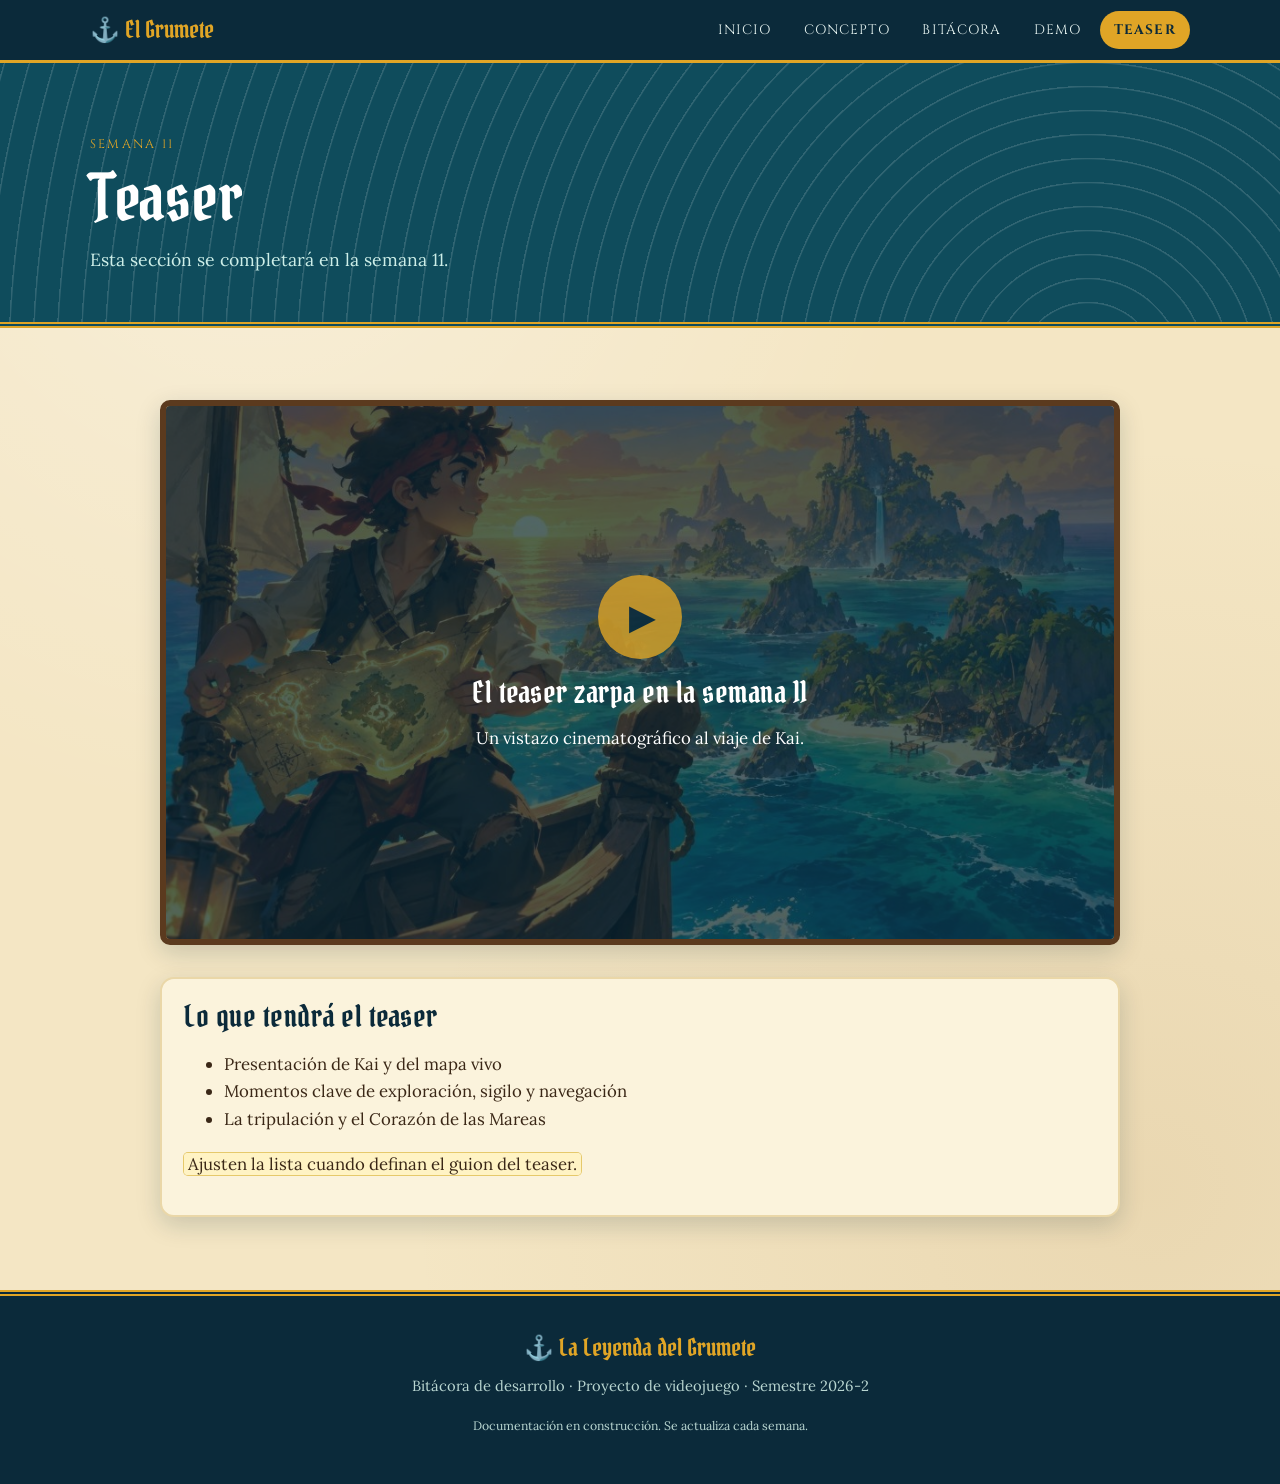
<file: grumete/teaser.html>
<!doctype html>
<html lang="es">
<head>
<meta charset="utf-8">
<meta name="viewport" content="width=device-width,initial-scale=1">
<title>Teaser · La Leyenda del Grumete</title>
<meta name="description" content="Teaser de La Leyenda del Grumete.">
<meta name="theme-color" content="#0b2a3a">
<meta property="og:title" content="La Leyenda del Grumete">
<meta property="og:description" content="Teaser de La Leyenda del Grumete.">
<meta property="og:image" content="img/hero.jpg">
<link rel="preconnect" href="https://fonts.googleapis.com">
<link rel="preconnect" href="https://fonts.gstatic.com" crossorigin>
<link href="https://fonts.googleapis.com/css2?family=Cinzel:wght@400;700&family=Lora:ital,wght@0,400;0,600;1,400&family=Pirata+One&display=swap" rel="stylesheet">
<link rel="stylesheet" href="style.css">
</head>
<body>
<a class="sr skip" href="#main">Saltar al contenido</a>
<header class="nav">
  <div class="wrap">
    <a class="brand" href="index.html">⚓ El Grumete</a>
    <button class="burger" aria-label="Abrir menú" aria-expanded="false" aria-controls="menu">☰</button>
    <nav aria-label="Principal"><ul id="menu"><li><a href="index.html">Inicio</a></li><li><a href="concepto.html">Concepto</a></li><li><a href="bitacora.html">Bitácora</a></li><li><a href="demo.html">Demo</a></li><li><a href="teaser.html" aria-current="page">Teaser</a></li></ul></nav>
  </div>
</header>
<main id="main">
<div class="page-head"><div class="wrap"><span class="eyebrow">Semana 11</span><h1>Teaser</h1><p>Esta sección se completará en la semana 11.</p></div></div>
<section class="block">
  <div class="wrap" style="max-width:960px">
    <div class="frame reveal">
      <div class="screen" style="background-image:url(img/hero.jpg)">
        <div>
          <div class="play">▶</div>
          <h3>El teaser zarpa en la semana 11</h3>
          <p>Un vistazo cinematográfico al viaje de Kai.</p>
        </div>
      </div>
    </div>
    <!-- Semana 11: reemplacen el <div class="screen"> por
         <div class="screen"><iframe src="https://www.youtube.com/embed/ID_VIDEO" allowfullscreen title="Teaser"></iframe></div> -->
    <div class="card reveal" style="margin-top:2rem">
      <h3>Lo que tendrá el teaser</h3>
      <ul><li>Presentación de Kai y del mapa vivo</li><li>Momentos clave de exploración, sigilo y navegación</li><li>La tripulación y el Corazón de las Mareas</li></ul>
      <p><span class="todo">Ajusten la lista cuando definan el guion del teaser.</span></p>
    </div>
  </div>
</section>

</main>
<footer>
  <div class="wrap">
    <a class="brand" href="index.html">⚓ La Leyenda del Grumete</a>
    <p>Bitácora de desarrollo · Proyecto de videojuego · Semestre 2026-2</p>
    <p><small>Documentación en construcción. Se actualiza cada semana.</small></p>
  </div>
</footer>
<script src="js/anime.min.js" defer></script>
<script src="app.js" defer></script>
</body>
</html>
</file>
<file: grumete/style.css>
/* La Leyenda del Grumete — bitácora de desarrollo */
:root{
  --mar-oscuro:#0b2a3a;
  --mar:#0f4c5c;
  --turquesa:#1aa6a0;
  --espuma:#8fe0d2;
  --pergamino:#f4e6c4;
  --pergamino-2:#ead7a8;
  --tinta:#3a2716;
  --madera:#5b3a1e;
  --oro:#e0a526;
  --coral:#c8553d;
  --card:#fbf3dc;
  --radius:14px;
  --shadow:0 8px 24px rgba(11,42,58,.18);
}
*{box-sizing:border-box}
html{scroll-behavior:smooth}
body{
  margin:0;font-family:'Lora',Georgia,serif;font-size:1.05rem;line-height:1.65;
  color:var(--tinta);background:var(--pergamino);
  background-image:radial-gradient(circle at 20% 10%,rgba(255,255,255,.35),transparent 40%),
                   radial-gradient(circle at 90% 80%,rgba(160,110,40,.12),transparent 45%);
}
img{max-width:100%;height:auto;display:block}
a{color:var(--mar);text-underline-offset:3px}
h1,h2,h3,h4{font-family:'Pirata One','Cinzel',serif;font-weight:400;line-height:1.15;color:var(--mar-oscuro);margin:0 0 .5em;letter-spacing:.5px}
h1{font-size:clamp(2.6rem,8vw,5rem)}
h2{font-size:clamp(2rem,5vw,3rem)}
h3{font-size:clamp(1.4rem,3.5vw,1.9rem)}
p{margin:0 0 1em}
.wrap{width:min(1100px,100% - 2rem);margin-inline:auto}
.sr{position:absolute;left:-9999px}
.skip:focus{left:1rem;top:1rem;background:#fff;padding:.5rem 1rem;z-index:99}

/* NAV */
.nav{position:sticky;top:0;z-index:50;background:var(--mar-oscuro);color:#fff;border-bottom:3px solid var(--oro)}
.nav .wrap{display:flex;align-items:center;justify-content:space-between;min-height:60px}
.brand{font-family:'Pirata One',serif;font-size:1.5rem;color:var(--oro);text-decoration:none;display:flex;gap:.5rem;align-items:center}
.nav ul{list-style:none;display:flex;gap:.25rem;margin:0;padding:0}
.nav ul a{display:block;padding:.5rem .9rem;color:#e9f6f3;text-decoration:none;border-radius:999px;font-family:'Cinzel',serif;font-size:.85rem;letter-spacing:.08em;text-transform:uppercase}
.nav ul a:hover{background:rgba(255,255,255,.12)}
.nav ul a[aria-current=page]{background:var(--oro);color:var(--mar-oscuro);font-weight:700}
.burger{display:none;background:none;border:2px solid var(--oro);color:var(--oro);border-radius:8px;padding:.35rem .7rem;font-size:1.2rem;cursor:pointer}
@media (max-width:820px){
  .burger{display:block}
  .nav ul{display:none;position:absolute;left:0;right:0;top:100%;background:var(--mar-oscuro);flex-direction:column;padding:.5rem 1rem 1rem;border-bottom:3px solid var(--oro)}
  .nav ul.open{display:flex}
  .nav ul a{padding:.8rem 1rem;font-size:.95rem}
}

/* HERO */
.hero{position:relative;color:#fff;min-height:min(86vh,720px);display:grid;align-items:end;isolation:isolate;overflow:hidden}
.hero>img{position:absolute;inset:0;width:100%;height:100%;object-fit:cover;object-position:35% 40%;z-index:-2}
.hero::after{content:"";position:absolute;inset:0;z-index:-1;background:linear-gradient(180deg,rgba(11,42,58,.15) 0%,rgba(11,42,58,.35) 45%,rgba(11,42,58,.92) 100%)}
.hero .wrap{padding:6rem 0 2.5rem}
.hero h1{color:#fff;text-shadow:0 3px 0 rgba(0,0,0,.35);margin-bottom:.2em}
.hero .kicker{font-family:'Cinzel',serif;letter-spacing:.2em;text-transform:uppercase;font-size:.85rem;color:var(--oro)}
.hero p.lead{font-size:clamp(1.05rem,2.4vw,1.35rem);max-width:60ch;color:#f6efdc}
.tags{display:flex;flex-wrap:wrap;gap:.5rem;margin:1rem 0 0;padding:0;list-style:none}
.tags li{background:rgba(244,230,196,.16);border:1px solid rgba(244,230,196,.5);padding:.25rem .8rem;border-radius:999px;font-size:.85rem;backdrop-filter:blur(4px)}
.btns{display:flex;flex-wrap:wrap;gap:.75rem;margin-top:1.5rem}
.btn{display:inline-block;padding:.75rem 1.4rem;border-radius:999px;text-decoration:none;font-family:'Cinzel',serif;font-weight:700;letter-spacing:.06em;font-size:.9rem;border:2px solid var(--oro);transition:transform .15s}
.btn:hover{transform:translateY(-2px)}
.btn.primary{background:var(--oro);color:var(--mar-oscuro)}
.btn.ghost{color:#fff;background:transparent}
.btn.dark{background:var(--mar-oscuro);color:var(--oro);border-color:var(--mar-oscuro)}

/* SECCIONES */
section.block{padding:clamp(2.5rem,6vw,4.5rem) 0}
.page-head{background:var(--mar);color:#fff;padding:clamp(2.5rem,7vw,4.5rem) 0 clamp(2rem,5vw,3rem);border-bottom:6px double var(--oro);position:relative;overflow:hidden}
.page-head h1{color:#fff;font-size:clamp(2.4rem,7vw,4rem);margin:0}
.page-head p{color:#cdeee8;max-width:62ch;margin:.6rem 0 0;font-size:1.1rem}
.page-head::before{content:"";position:absolute;inset:0;opacity:.14;background:repeating-radial-gradient(circle at 85% 120%,transparent 0 22px,#fff 23px 24px)}
.page-head .wrap{position:relative}
.eyebrow{font-family:'Cinzel',serif;text-transform:uppercase;letter-spacing:.18em;font-size:.78rem;color:var(--coral);margin-bottom:.4rem;display:block}
.page-head .eyebrow{color:var(--oro)}
.grid{display:grid;gap:1.25rem}
.g2{grid-template-columns:repeat(auto-fit,minmax(min(100%,320px),1fr))}
.g3{grid-template-columns:repeat(auto-fit,minmax(min(100%,250px),1fr))}
.g4{grid-template-columns:repeat(auto-fit,minmax(min(100%,210px),1fr))}
.split{display:grid;gap:2rem;align-items:center;grid-template-columns:1fr}
@media (min-width:860px){.split{grid-template-columns:1.1fr 1fr}.split.rev>:first-child{order:2}}
.card{background:var(--card);border:2px solid var(--pergamino-2);border-radius:var(--radius);padding:1.25rem 1.4rem;box-shadow:var(--shadow);position:relative}
.card h3,.card h4{margin-bottom:.3em}
.card.dark{background:var(--mar-oscuro);color:#e6f3f0;border-color:var(--mar)}
.card.dark h3,.card.dark h4{color:var(--oro)}
.frame{border:6px solid var(--madera);border-radius:10px;box-shadow:var(--shadow),inset 0 0 0 2px var(--oro);overflow:hidden;background:#000}
figure{margin:0}
figcaption{font-size:.88rem;font-style:italic;opacity:.8;margin-top:.5rem;text-align:center}
.icon{font-size:2rem;line-height:1;margin-bottom:.4rem;display:block}
.divider{height:22px;background:center/contain no-repeat url("data:image/svg+xml,%3Csvg xmlns='http://www.w3.org/2000/svg' viewBox='0 0 300 22'%3E%3Cpath d='M0 11h120M180 11h120' stroke='%23b58a3a' stroke-width='2'/%3E%3Ctext x='150' y='17' font-size='18' text-anchor='middle' fill='%23b58a3a'%3E⚓%3C/text%3E%3C/svg%3E");margin:1rem 0}

/* Integrantes */
.member{text-align:center}
.avatar{width:84px;height:84px;border-radius:50%;margin:0 auto .6rem;background:var(--mar);color:var(--oro);display:grid;place-items:center;font-family:'Pirata One',serif;font-size:2rem;border:3px solid var(--oro)}
.member small{display:block;opacity:.75}

/* Destrezas / barras */
.skill{display:flex;gap:.9rem;align-items:flex-start}
.skill .icon{margin:0;flex:none}

/* tabla */
.table-wrap{overflow-x:auto;border-radius:var(--radius);box-shadow:var(--shadow)}
table{border-collapse:collapse;width:100%;background:var(--card);min-width:520px}
th,td{padding:.75rem 1rem;text-align:left;border-bottom:1px solid var(--pergamino-2);vertical-align:top}
th{background:var(--mar-oscuro);color:var(--oro);font-family:'Cinzel',serif;font-size:.85rem;letter-spacing:.06em;text-transform:uppercase}

/* Bitácora */
.timeline{position:relative;margin:0;padding:0 0 0 0;list-style:none}
.entry{background:var(--card);border:2px solid var(--pergamino-2);border-radius:var(--radius);box-shadow:var(--shadow);overflow:hidden;margin-bottom:2rem}
.entry-head{display:flex;flex-wrap:wrap;gap:.5rem 1rem;align-items:center;justify-content:space-between;background:var(--mar-oscuro);color:#fff;padding:1rem 1.4rem}
.entry-head h3{color:var(--oro);margin:0}
.chip{display:inline-block;font-family:'Cinzel',serif;font-size:.75rem;letter-spacing:.08em;text-transform:uppercase;padding:.2rem .7rem;border-radius:999px;background:rgba(255,255,255,.14);color:#fff}
.chip.warn{background:var(--oro);color:var(--mar-oscuro);font-weight:700}
.entry-body{padding:1.4rem}
.qa{display:grid;gap:1.1rem}
.qa>div{padding-left:1rem;border-left:4px solid var(--turquesa)}
.qa h4{font-family:'Cinzel',serif;font-size:.95rem;text-transform:uppercase;letter-spacing:.08em;color:var(--mar);margin-bottom:.3rem}
.qa ul{margin:.2rem 0 0;padding-left:1.2rem}
.evidence{display:grid;gap:1rem;grid-template-columns:repeat(auto-fit,minmax(min(100%,300px),1fr));margin-top:.6rem}
.placeholder{border:3px dashed var(--coral);border-radius:10px;padding:1.5rem 1rem;text-align:center;background:repeating-linear-gradient(45deg,rgba(200,85,61,.06) 0 12px,transparent 12px 24px);color:var(--coral);display:grid;place-content:center;min-height:190px;font-size:.95rem}
.placeholder b{display:block;font-size:1.05rem}
.todo{background:#fff3c4;border-radius:4px;padding:0 .25rem;box-shadow:0 0 0 1px #e6c96b}
.next{counter-reset:n;list-style:none;padding:0;margin:.3rem 0 0}
.next li{counter-increment:n;display:flex;gap:.7rem;margin-bottom:.4rem}
.next li::before{content:counter(n);flex:none;width:1.7rem;height:1.7rem;border-radius:50%;background:var(--coral);color:#fff;display:grid;place-items:center;font-size:.85rem;font-weight:700;margin-top:.15rem}
.empty-next{border:2px dashed var(--turquesa);border-radius:var(--radius);padding:1.5rem;text-align:center;color:var(--mar);background:rgba(26,166,160,.07)}
.pending{display:grid;gap:.6rem}
.pending li{list-style:none}

/* Demo / teaser */
.screen{aspect-ratio:16/9;width:100%;display:grid;place-items:center;text-align:center;color:#fff;background:var(--mar-oscuro) center/cover;position:relative;isolation:isolate}
.screen::before{content:"";position:absolute;inset:0;background:rgba(11,42,58,.7);z-index:-1}
.screen .play{width:84px;height:84px;border-radius:50%;background:var(--oro);color:var(--mar-oscuro);display:grid;place-items:center;font-size:2.2rem;margin:0 auto 1rem;padding-left:.35rem;opacity:.8}
.screen h3{color:#fff}
.screen iframe{position:absolute;inset:0;width:100%;height:100%;border:0}
.controls{display:grid;grid-template-columns:auto 1fr;gap:.4rem 1rem;margin:0}
.controls dt{font-family:'Cinzel',serif;font-weight:700}
.controls dd{margin:0}
kbd{background:var(--mar-oscuro);color:var(--oro);border-radius:5px;padding:.05rem .45rem;font-size:.85em}
.status{display:flex;flex-wrap:wrap;gap:.6rem;list-style:none;padding:0;margin:0}
.status li{padding:.35rem .9rem;border-radius:999px;border:2px solid var(--madera);background:var(--card);font-size:.9rem}
.status li.done{background:var(--turquesa);color:#fff;border-color:var(--turquesa)}

/* Footer */
footer{background:var(--mar-oscuro);color:#b9d6d1;padding:2rem 0;text-align:center;border-top:6px double var(--oro);font-size:.92rem}
footer .brand{justify-content:center;margin-bottom:.4rem}
footer a{color:var(--oro)}
.esrb{width:70px;border-radius:4px;background:#fff}
.esrb-row{display:flex;gap:1rem;align-items:center}


/* ===== Core Loop rediseñado ===== */
.loop-layout{display:grid;gap:2rem;align-items:start}
@media (min-width:900px){.loop-layout{grid-template-columns:minmax(300px,.85fr) 1.15fr}.loop-layout .compass{position:sticky;top:90px;margin:0 auto}}
.loop{list-style:none;padding:0;margin:0;counter-reset:l;display:grid;gap:1rem;position:relative}
.loop::before{content:"";position:absolute;left:34px;top:20px;bottom:20px;width:0;border-left:3px dashed rgba(181,138,58,.6);z-index:0}
.loop li{counter-increment:l;position:relative;z-index:1;display:grid;grid-template-columns:132px 1fr;gap:1rem;align-items:center;background:var(--card);border:2px solid var(--madera);border-radius:var(--radius);padding:.6rem .9rem .6rem .6rem;box-shadow:var(--shadow);text-align:left;overflow:hidden}
.loop li::before{content:counter(l);position:absolute;left:.35rem;top:.35rem;width:32px;height:32px;border-radius:50%;background:var(--oro);color:var(--mar-oscuro);font-family:'Pirata One',serif;font-size:1.3rem;display:grid;place-items:center;border:2px solid var(--madera);z-index:2;transform:none;top:.35rem;left:.35rem}
.loop li img{width:132px;aspect-ratio:3/2;object-fit:cover;border-radius:8px;border:2px solid var(--pergamino-2);transition:transform .4s}
.loop li:hover img{transform:scale(1.08) rotate(-1deg)}
.loop li b{display:block;font-family:'Cinzel',serif;font-size:1rem;color:var(--mar-oscuro);margin-bottom:.15rem}
.loop li span{font-size:.95rem;line-height:1.45}
.loop li.on{transform:translateX(6px)}
@media (max-width:480px){.loop li{grid-template-columns:96px 1fr}.loop li img{width:96px}.loop::before{display:none}}

/* ===== Personajes ===== */
.chars{display:grid;gap:1.5rem;grid-template-columns:repeat(auto-fit,minmax(min(100%,270px),1fr))}
.char{--c:#1aa6a0;position:relative;border-radius:18px;overflow:hidden;background:#1a1410;color:#f6efdc;box-shadow:var(--shadow);border:3px solid var(--c);display:flex;flex-direction:column}
.char::after{content:"";position:absolute;inset:0;border-radius:15px;box-shadow:inset 0 0 0 2px rgba(255,255,255,.18);pointer-events:none}
.char-art{position:relative;aspect-ratio:4/4.2;overflow:hidden;background:radial-gradient(circle at 50% 30%,#fff8e6 0,color-mix(in srgb,var(--c) 45%,#fff3d1) 70%,var(--c) 130%)}
.char-art img,.char-art svg.voss{position:absolute;inset:0;width:100%;height:100%;object-fit:cover;object-position:50% 12%;mix-blend-mode:multiply;transition:transform .5s ease}
.char-art svg.voss{mix-blend-mode:normal}
.char:hover .char-art img,.char:hover .char-art svg.voss{transform:scale(1.07) translateY(-2%)}
.char-role{position:absolute;left:.8rem;top:.8rem;background:var(--c);color:#fff;font-family:'Cinzel',serif;font-size:.72rem;letter-spacing:.14em;text-transform:uppercase;padding:.25rem .7rem;border-radius:999px;box-shadow:0 3px 8px rgba(0,0,0,.35);font-weight:700}
.char-body{padding:1rem 1.1rem 1.2rem;background:linear-gradient(180deg,color-mix(in srgb,var(--c) 25%,#1a1410),#1a1410);flex:1}
.char-body h4{color:#fff;font-size:1.6rem;margin:0 0 .25rem}
.char-body p{font-size:.95rem;margin:0 0 .8rem;color:#e8dcc0}
.chips{list-style:none;margin:0;padding:0;display:flex;flex-wrap:wrap;gap:.4rem}
.chips li{font-size:.78rem;padding:.2rem .65rem;border-radius:999px;background:rgba(255,255,255,.1);border:1px solid color-mix(in srgb,var(--c) 70%,#fff);transition:background .2s,transform .2s}
.chips li:hover{background:var(--c);transform:translateY(-2px)}

/* ===== Inicio ===== */
.stats{background:var(--mar-oscuro);color:#fff;border-bottom:4px solid var(--oro);padding:1.6rem 0}
.stat{text-align:center;padding:.4rem}
.stat .icon{font-size:1.8rem}
.stat b{display:block;font-family:'Pirata One',serif;font-size:clamp(2.6rem,7vw,3.8rem);font-weight:400;color:var(--oro);line-height:1}
.stat small{color:#bfe3dc;letter-spacing:.06em;font-size:.88rem}

.skills-tabs{background:var(--card);border:2px solid var(--pergamino-2);border-radius:20px;box-shadow:var(--shadow);overflow:hidden}
.tablist{display:flex;flex-wrap:wrap;background:var(--mar-oscuro)}
.tablist button{flex:1 1 130px;font:inherit;font-family:'Cinzel',serif;font-weight:700;letter-spacing:.05em;font-size:.95rem;padding:1rem .8rem;border:0;background:transparent;color:#cfe9e4;cursor:pointer;transition:background .25s,color .25s,transform .2s;position:relative}
.tablist button:hover{background:rgba(255,255,255,.1);color:#fff}
.tablist button[aria-selected=true]{background:var(--oro);color:var(--mar-oscuro)}
.tablist button:active{transform:scale(.97)}
.tabpanel{display:grid;gap:1.5rem;padding:1.5rem;align-items:center}
@media (min-width:760px){.tabpanel{grid-template-columns:1fr 1fr;padding:2rem}}
.tabimg{aspect-ratio:4/3}
.tabimg img{width:100%;height:100%;object-fit:cover;object-position:50% 25%;background:var(--pergamino-2)}
.tabtext h3{font-size:clamp(2rem,5vw,2.8rem)}
.tabtext p{font-size:1.15rem}

.banner{position:relative;min-height:340px;display:grid;align-items:center;color:#fff;overflow:hidden;isolation:isolate;text-align:center;border-block:6px double var(--oro)}
.banner>img{position:absolute;left:0;top:-15%;width:100%;height:130%;object-fit:cover;z-index:-2}
.banner::after{content:"";position:absolute;inset:0;background:linear-gradient(90deg,rgba(11,42,58,.85),rgba(11,42,58,.35));z-index:-1}
.banner h2{color:#fff;font-size:clamp(2.2rem,6vw,4rem);text-shadow:0 3px 0 rgba(0,0,0,.4)}
.banner h2::after{margin-inline:auto}
.banner p{font-size:1.4rem;font-style:italic;color:#f5deb0;margin:0}
.banner-in{padding:3rem 0}

.crew-strip{display:grid;gap:1rem;grid-template-columns:repeat(auto-fit,minmax(min(46%,170px),1fr))}
.crew-chip{--c:#1aa6a0;position:relative;display:block;border-radius:16px;overflow:hidden;text-decoration:none;color:#fff;aspect-ratio:3/4;border:3px solid var(--c);box-shadow:var(--shadow);background:radial-gradient(circle at 50% 30%,#fff8e6,color-mix(in srgb,var(--c) 40%,#fff3d1))}
.crew-chip img{position:absolute;inset:0;width:100%;height:100%;object-fit:cover;object-position:50% 10%;mix-blend-mode:multiply;transition:transform .45s}
.crew-chip::after{content:"";position:absolute;inset:auto 0 0 0;height:45%;background:linear-gradient(transparent,rgba(11,20,25,.92))}
.crew-chip b,.crew-chip small{position:absolute;left:.8rem;z-index:1}
.crew-chip b{bottom:1.6rem;font-family:'Pirata One',serif;font-weight:400;font-size:1.6rem;line-height:1}
.crew-chip small{bottom:.7rem;color:var(--c);filter:brightness(1.6);font-family:'Cinzel',serif;letter-spacing:.1em;text-transform:uppercase;font-size:.7rem}
.crew-chip:hover img{transform:scale(1.1) translateY(-3%)}
.crew-chip:hover{border-color:var(--oro)}

.mosaic{display:grid;gap:.8rem;grid-template-columns:repeat(2,1fr);grid-auto-rows:150px}
@media (min-width:760px){.mosaic{grid-template-columns:repeat(4,1fr);grid-auto-rows:190px}}
.m{position:relative;border:0;padding:0;overflow:hidden;border-radius:14px;cursor:zoom-in;box-shadow:var(--shadow);background:#000;border:3px solid var(--madera)}
.m img{width:100%;height:100%;object-fit:cover;transition:transform .5s,filter .3s}
.m:hover img{transform:scale(1.1);filter:brightness(1.08) saturate(1.1)}
.m::after{content:"🔍";position:absolute;right:.5rem;bottom:.5rem;background:rgba(11,42,58,.75);border-radius:50%;width:34px;height:34px;display:grid;place-items:center;opacity:0;transform:scale(.6);transition:.25s}
.m:hover::after,.m:focus-visible::after{opacity:1;transform:none}
.m1{grid-column:span 2;grid-row:span 2}
.m2{grid-column:span 2}
.m3{grid-column:span 2}
.hint{text-align:center;font-size:.9rem;opacity:.7;margin:.8rem 0 0}
dialog.lightbox{border:0;padding:0;background:transparent;max-width:min(96vw,1100px);width:100%;overflow:visible}
dialog.lightbox::backdrop{background:rgba(5,15,22,.88)}
dialog.lightbox img{width:100%;max-height:82vh;object-fit:contain;border-radius:12px;border:4px solid var(--oro);background:#000}
dialog.lightbox p{color:#f6efdc;text-align:center;margin:.6rem 0 0}
dialog.lightbox button{position:absolute;right:-6px;top:-18px;width:40px;height:40px;border-radius:50%;border:2px solid var(--oro);background:var(--mar-oscuro);color:var(--oro);font-size:1.2rem;cursor:pointer;transition:transform .2s}
dialog.lightbox button:hover{transform:rotate(90deg) scale(1.1)}
dialog.lightbox[open]{animation:pop .3s ease-out}
@keyframes pop{from{opacity:0;transform:scale(.92)}}

.tiles{display:grid;gap:1rem;grid-template-columns:repeat(auto-fit,minmax(min(100%,240px),1fr))}
.tile{position:relative;display:block;min-height:200px;border-radius:16px;overflow:hidden;color:#fff;text-decoration:none;border:3px solid var(--madera);box-shadow:var(--shadow);isolation:isolate}
.tile img{position:absolute;inset:0;width:100%;height:100%;object-fit:cover;z-index:-2;transition:transform .6s}
.tile::after{content:"";position:absolute;inset:0;background:linear-gradient(180deg,rgba(11,42,58,.05),rgba(11,42,58,.88));z-index:-1;transition:background .3s}
.tile span{position:absolute;left:1rem;right:1rem;bottom:1rem;font-size:.95rem}
.tile b{display:block;font-family:'Pirata One',serif;font-weight:400;font-size:1.8rem;color:var(--oro)}
.tile:hover img{transform:scale(1.12)}
.tile:hover{border-color:var(--oro)}

.cycle{list-style:none;margin:1.5rem 0 2rem;padding:0;display:grid;gap:.8rem;grid-template-columns:repeat(auto-fit,minmax(min(46%,150px),1fr));counter-reset:c}
.cycle li{position:relative;text-align:center;background:var(--card);border:2px solid var(--pergamino-2);border-radius:16px;padding:1rem .6rem;box-shadow:var(--shadow);transition:transform .25s,border-color .25s}
.cycle li:hover{transform:translateY(-5px);border-color:var(--turquesa)}
.cycle li span{font-size:2rem;display:block}
.cycle li b{font-family:'Pirata One',serif;font-weight:400;font-size:1.5rem;color:var(--mar-oscuro);display:block}
.cycle li small{opacity:.8;font-size:.82rem;display:block;line-height:1.3}
@media (min-width:900px){.cycle li:not(:last-child)::after{content:"➜";position:absolute;right:-.85rem;top:50%;transform:translateY(-50%);color:var(--coral);font-size:1.2rem;z-index:2}}
a.latest{display:grid;gap:1.2rem;text-decoration:none;color:inherit;align-items:center;padding:0;overflow:hidden}
@media (min-width:760px){a.latest{grid-template-columns:1fr 1.1fr}}
a.latest img{width:100%;height:100%;object-fit:cover;min-height:180px}
a.latest>div{padding:1.4rem}
a.latest .more{font-family:'Cinzel',serif;font-weight:700;color:var(--coral);transition:letter-spacing .25s}
a.latest:hover .more{letter-spacing:.08em}

/* ===== Microinteracciones y animaciones ===== */
.reveal{opacity:0;will-change:opacity,transform}
.reveal.in{opacity:1;transition:opacity .3s}
.no-anime .reveal{transition:opacity .5s,transform .5s;transform:translateY(14px)}
.no-anime .reveal.in{transform:none}

/* Barra de progreso de scroll */
.progress{position:fixed;left:0;top:0;height:4px;width:100%;background:linear-gradient(90deg,var(--turquesa),var(--oro));transform:scaleX(0);transform-origin:left;z-index:100;pointer-events:none}

/* Enlaces */
main a:not(.btn):not(.card):not(.brand){text-decoration-color:rgba(15,76,92,.35);text-decoration-thickness:1px;transition:text-decoration-color .2s,text-decoration-thickness .2s,color .2s}
main a:not(.btn):not(.card):not(.brand):hover{text-decoration-color:var(--coral);text-decoration-thickness:3px;color:var(--coral)}
.brand{transition:transform .25s}
.brand:hover{transform:rotate(-2deg) scale(1.05)}
.nav ul a{position:relative;transition:background .2s,color .2s,transform .2s}
.nav ul a:not([aria-current]):hover{transform:translateY(-2px);color:var(--oro)}
.nav ul a:focus-visible,.btn:focus-visible,a:focus-visible,.burger:focus-visible{outline:3px solid var(--oro);outline-offset:3px}
.burger{transition:transform .2s,background .2s}
.burger:hover{background:rgba(224,165,38,.18);transform:scale(1.06)}
.burger:active{transform:scale(.94)}

/* Botones: brillo + ondas */
.btn{position:relative;overflow:hidden;transition:transform .2s,box-shadow .25s,background .25s,color .25s;will-change:transform}
.btn::before{content:"";position:absolute;inset:0;background:linear-gradient(110deg,transparent 30%,rgba(255,255,255,.55) 50%,transparent 70%);transform:translateX(-120%);transition:transform .5s}
.btn:hover::before{transform:translateX(120%)}
.btn:hover{box-shadow:0 8px 20px rgba(0,0,0,.3)}
.btn.ghost:hover{background:var(--oro);color:var(--mar-oscuro)}
.btn.dark:hover{background:var(--mar)}
.btn:active{transform:scale(.96)!important}
.ripple{position:absolute;border-radius:50%;background:rgba(255,255,255,.6);transform:scale(0);animation:rip .5s ease-out forwards;pointer-events:none}
@keyframes rip{to{transform:scale(4);opacity:0}}

/* Tarjetas e imágenes */
.card,.loop li,.entry{transition:box-shadow .3s,border-color .3s,transform .3s}
.card:hover,.loop li:hover{box-shadow:0 14px 32px rgba(11,42,58,.28);border-color:var(--oro)}
a.card:hover h3{color:var(--coral)}
.tilt{transform-style:preserve-3d;transition:transform .35s ease-out,box-shadow .3s,border-color .3s}
.tilt.moving{transition:box-shadow .3s,border-color .3s}
.frame img{transition:transform .5s ease}
.frame:hover img{transform:scale(1.05)}
.tags li{transition:transform .2s,background .2s}
.tags li:hover{transform:translateY(-3px);background:rgba(224,165,38,.3)}
.status li{transition:transform .2s}
.status li:hover{transform:translateY(-2px) rotate(-1.5deg)}
kbd{transition:transform .15s}
kbd:hover{transform:translateY(-2px)}
.icon{display:inline-block;transition:transform .3s}
.card:hover .icon{transform:scale(1.2) rotate(-8deg)}
.avatar{transition:transform .4s cubic-bezier(.3,1.6,.5,1)}
.member:hover .avatar{transform:scale(1.12) rotate(6deg)}
.play{transition:transform .25s,opacity .25s}
.screen:hover .play{transform:scale(1.12);opacity:1}

/* Títulos: subrayado de tinta */
section h2::after{content:"";display:block;height:4px;width:70px;margin-top:.35rem;border-radius:4px;background:linear-gradient(90deg,var(--oro),var(--coral));transform:scaleX(0);transform-origin:left;transition:transform .5s ease-out .1s}
section h2.ink::after{transform:scaleX(1)}

/* Hero */
.hero>img{transform:scale(1.08);will-change:transform}
.glow{position:absolute;inset:0;z-index:-1;pointer-events:none;background:radial-gradient(260px circle at var(--mx,50%) var(--my,40%),rgba(255,214,120,.35),transparent 70%);opacity:0;transition:opacity .4s}
.hero:hover .glow{opacity:1}
.hero h1 .ch{display:inline-block;will-change:transform,opacity}
.hero h1 .ch:hover{color:var(--oro);transform:translateY(-6px) rotate(-4deg);transition:transform .2s,color .2s}
.waves{position:absolute;left:0;bottom:-1px;width:100%;height:60px;overflow:hidden;pointer-events:none}
.waves svg{position:absolute;bottom:0;left:0;width:200%;height:100%;animation:wave 14s linear infinite}
.waves svg+svg{animation-duration:9s;animation-direction:reverse;opacity:.55;height:80%}
@keyframes wave{to{transform:translateX(-50%)}}

/* Brújula del Core Loop */
.compass{max-width:340px;margin:2rem auto 2.5rem;display:block;overflow:visible}
.compass .track{fill:none;stroke:#b58a3a;stroke-width:2;stroke-dasharray:4 8;opacity:.55}
.compass .draw{fill:none;stroke:var(--turquesa);stroke-width:4;stroke-linecap:round}
.compass .node circle{fill:var(--card);stroke:var(--madera);stroke-width:3;transition:fill .25s,transform .25s,stroke .25s;transform-box:fill-box;transform-origin:center}
.compass .node text{font-family:'Pirata One',serif;font-size:22px;fill:var(--mar-oscuro);text-anchor:middle;dominant-baseline:central;pointer-events:none}
.compass .node.on circle{fill:var(--oro);stroke:var(--mar-oscuro);transform:scale(1.28)}
.compass .ship{fill:var(--coral);filter:drop-shadow(0 0 6px rgba(200,85,61,.9))}
.compass .center{font-family:'Pirata One',serif;font-size:30px;fill:var(--mar);text-anchor:middle}
.compass .center-sub{font-family:'Cinzel',serif;font-size:11px;letter-spacing:.2em;fill:var(--coral);text-anchor:middle}
.loop li.on{border-color:var(--oro);box-shadow:0 12px 28px rgba(224,165,38,.45);background:#fff8e2}

/* Estela de tinta del cursor */
.ink-dot{position:fixed;left:0;top:0;width:12px;height:12px;margin:-6px 0 0 -6px;border-radius:50%;background:radial-gradient(circle,var(--oro),rgba(224,165,38,0));pointer-events:none;z-index:90;opacity:0}

@media (prefers-reduced-motion:reduce){
  *,*::before,*::after{animation:none!important;transition:none!important}
  .reveal{opacity:1!important}
  .hero>img{transform:none}
  section h2::after{transform:scaleX(1)}
  .ink-dot,.glow{display:none}
}
.frame img{width:100%}

/* --- CORRECCIÓN DE VIDEOS Y MARCOS --- */
.frame {
  background: var(--card) !important;
  display: flex;
  flex-direction: column;
}

.frame img,
.frame video {
  width: 100%;
  height: 220px !important;
  object-fit: cover;
  display: block;
  transition: transform .5s ease;
}

.frame:hover img,
.frame:hover video {
  transform: scale(1.05);
}
</file>
